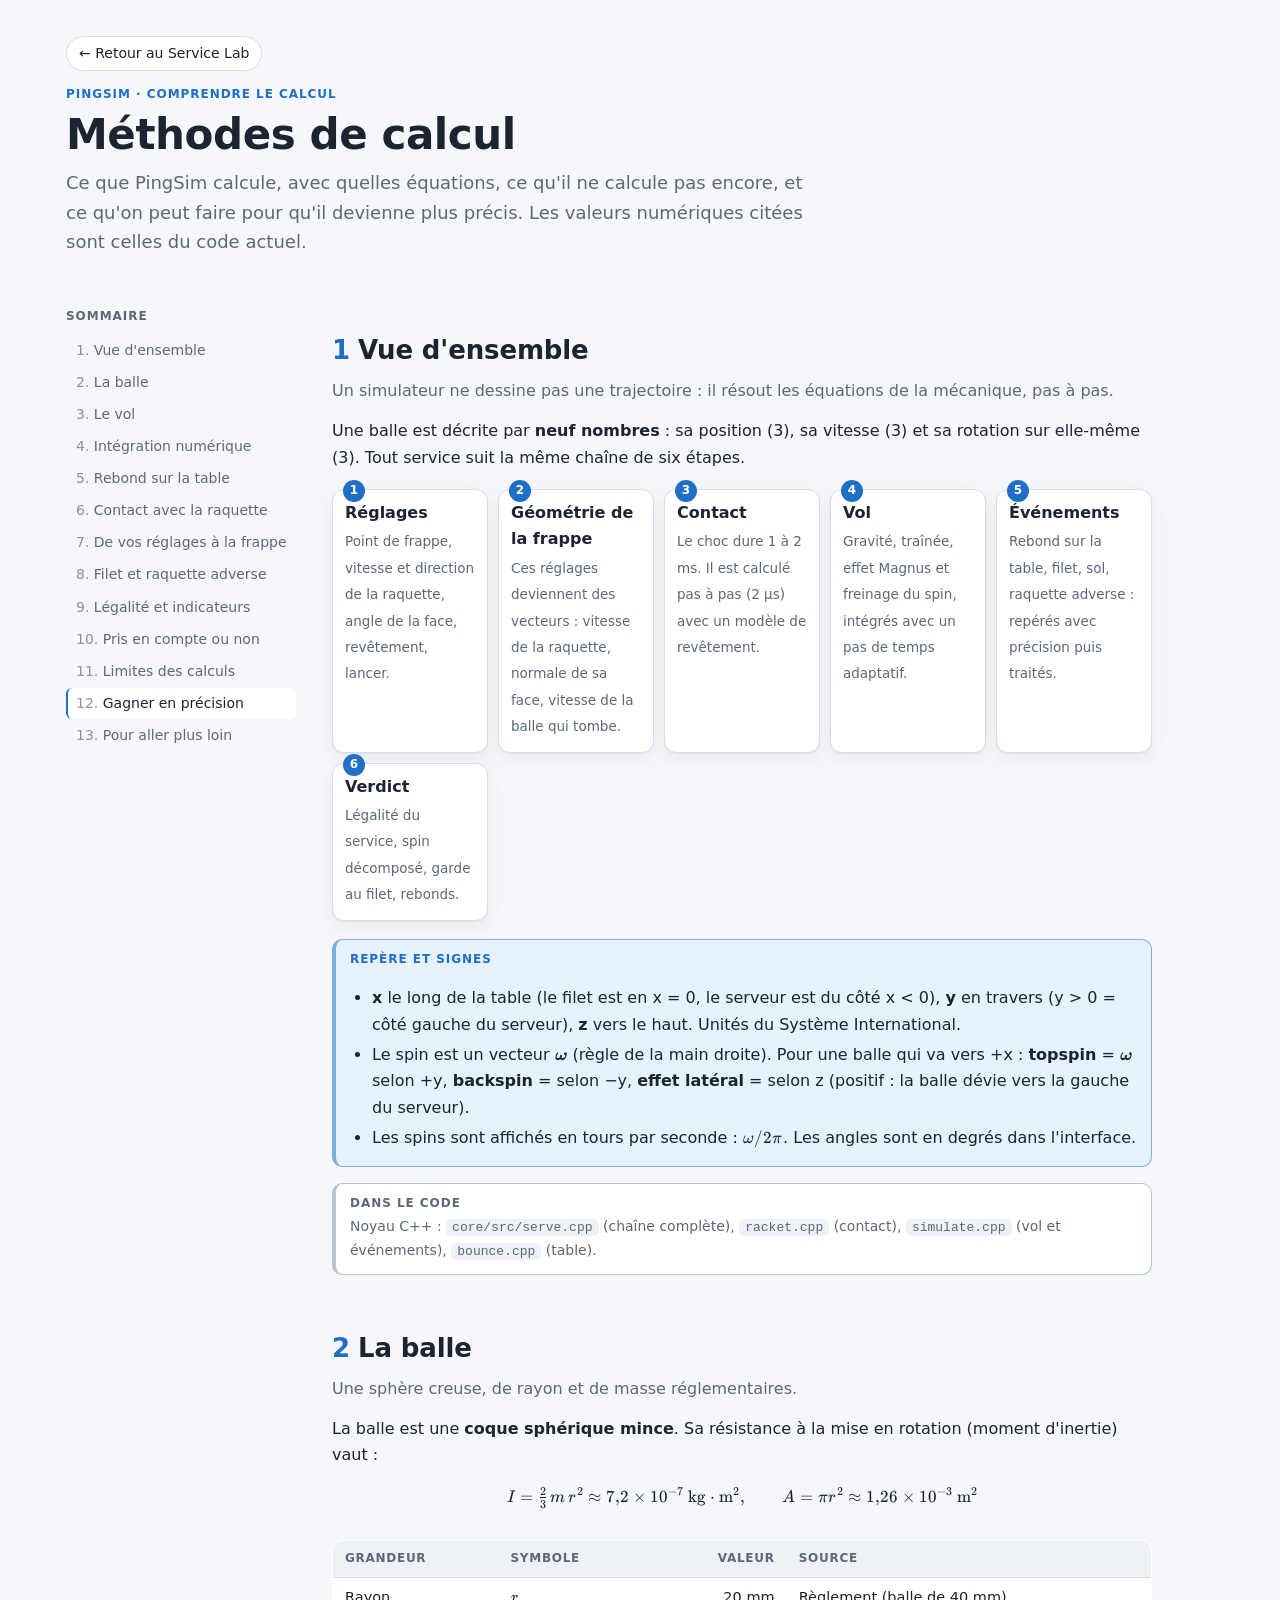
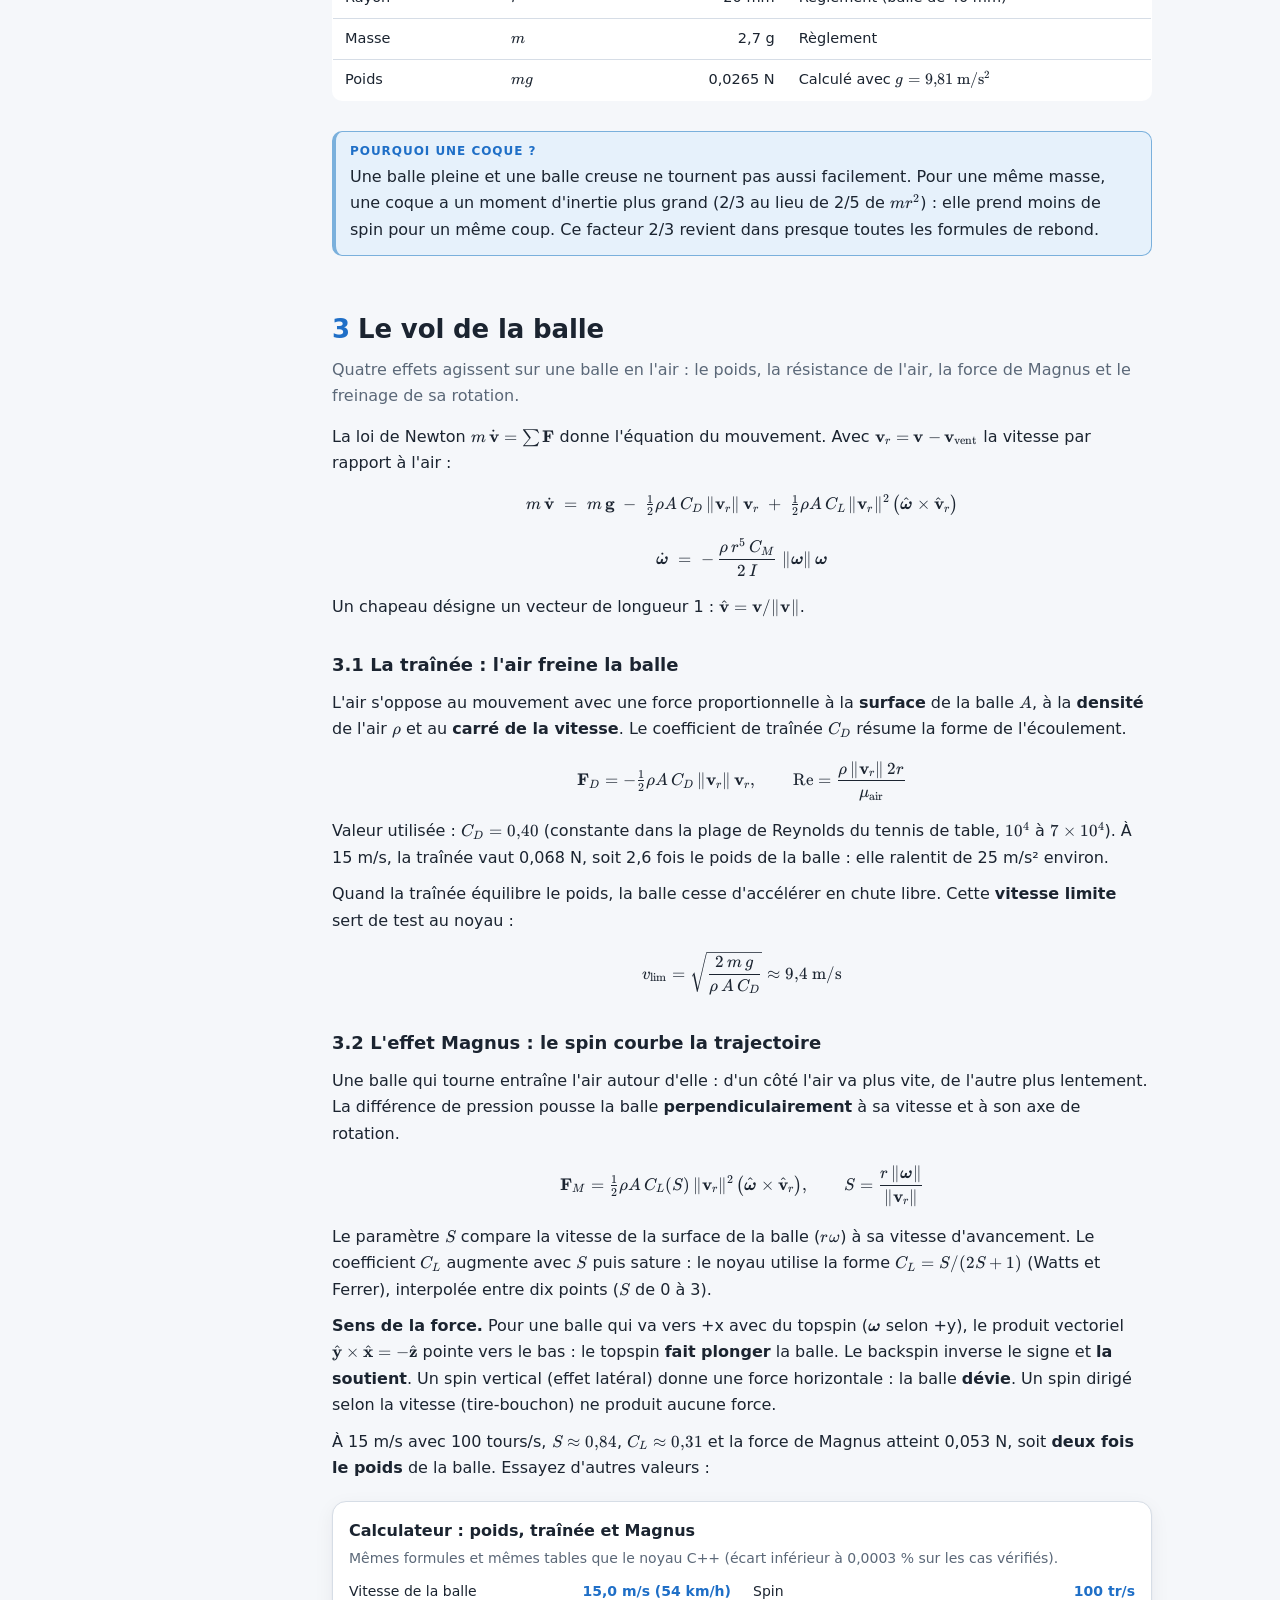
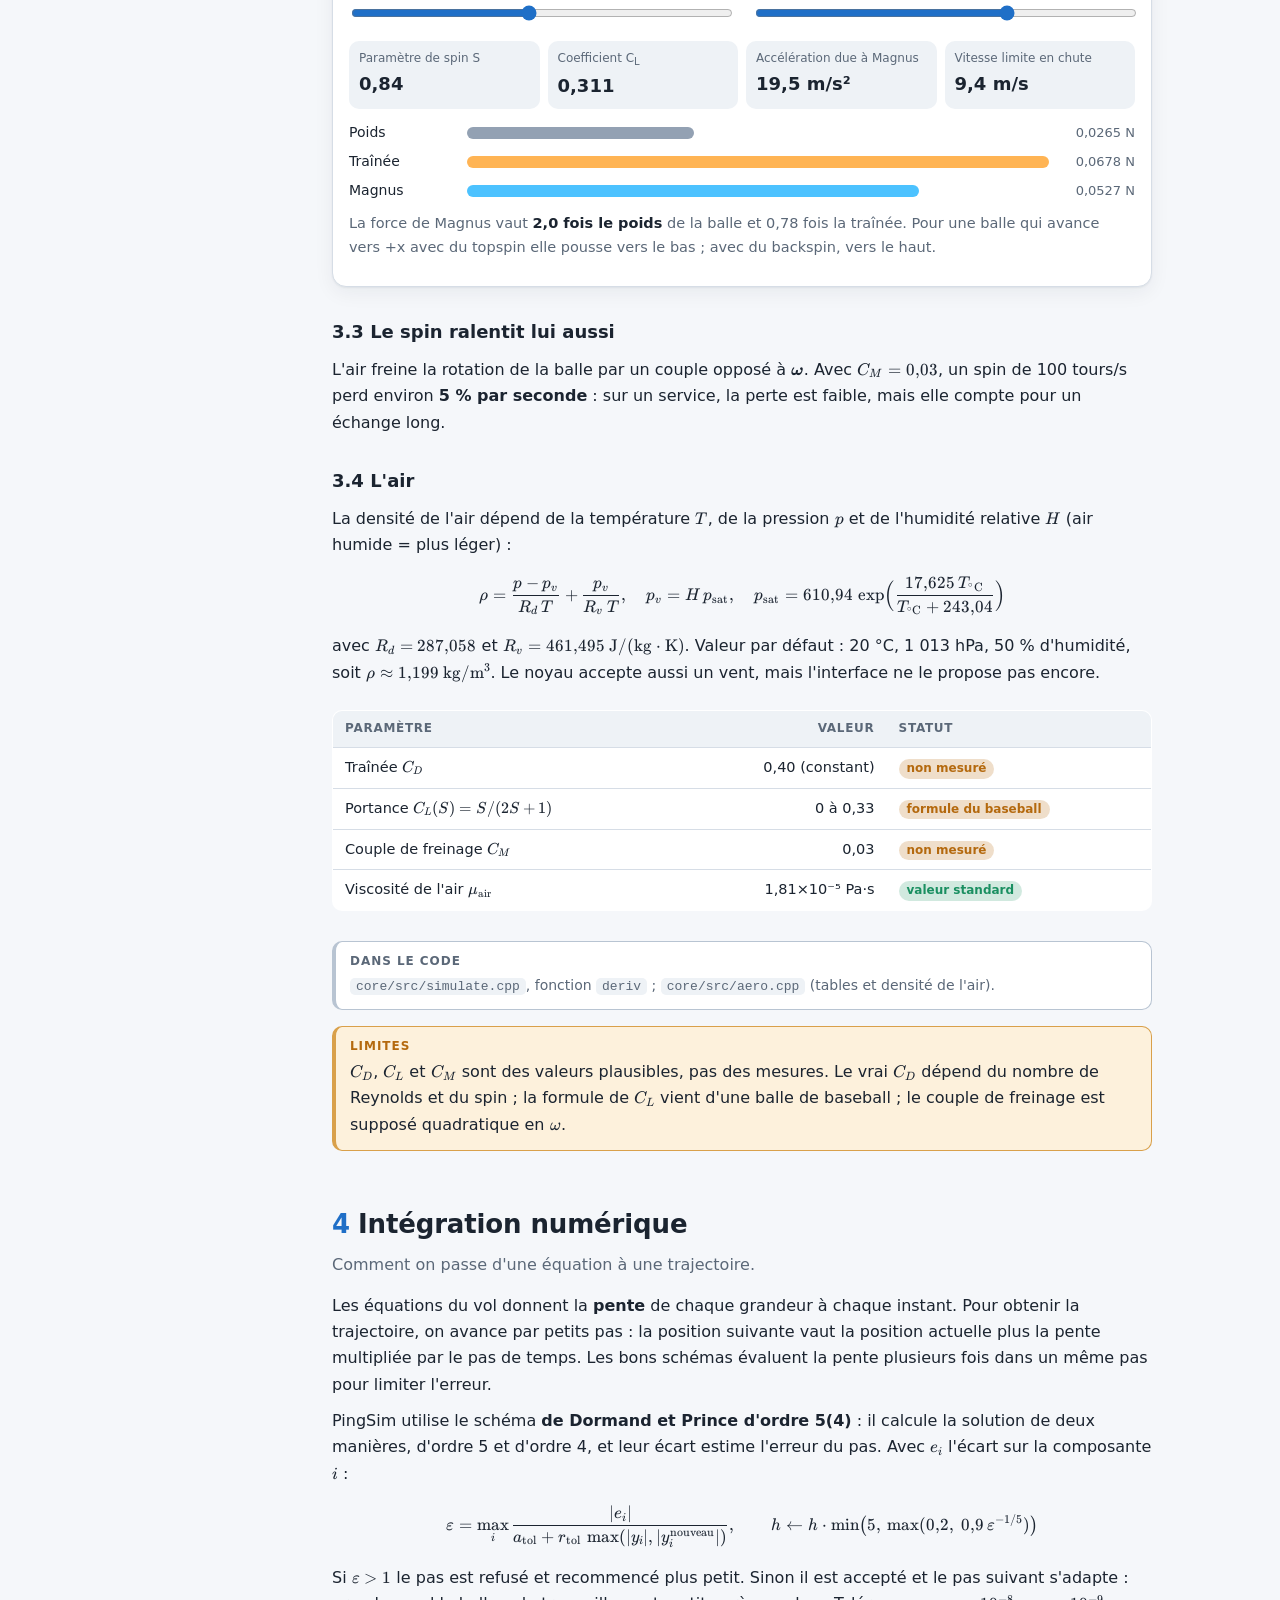
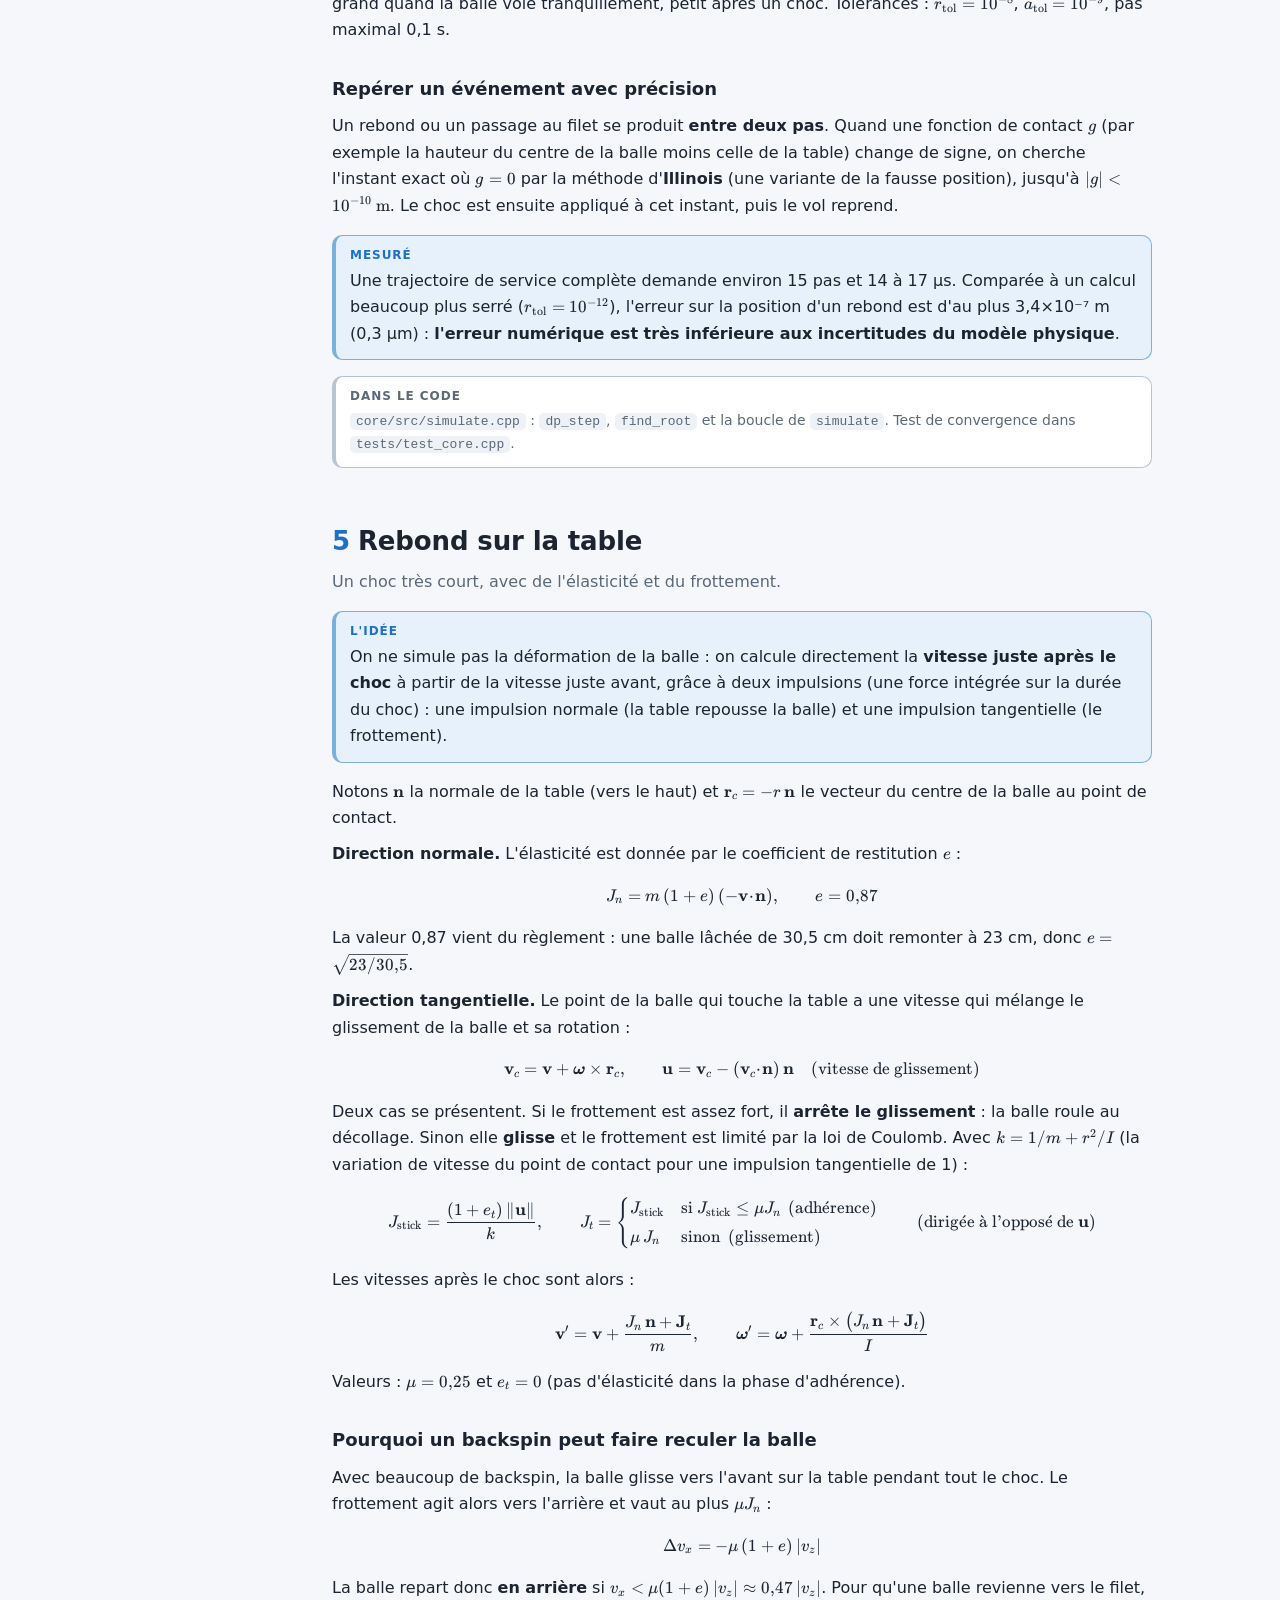
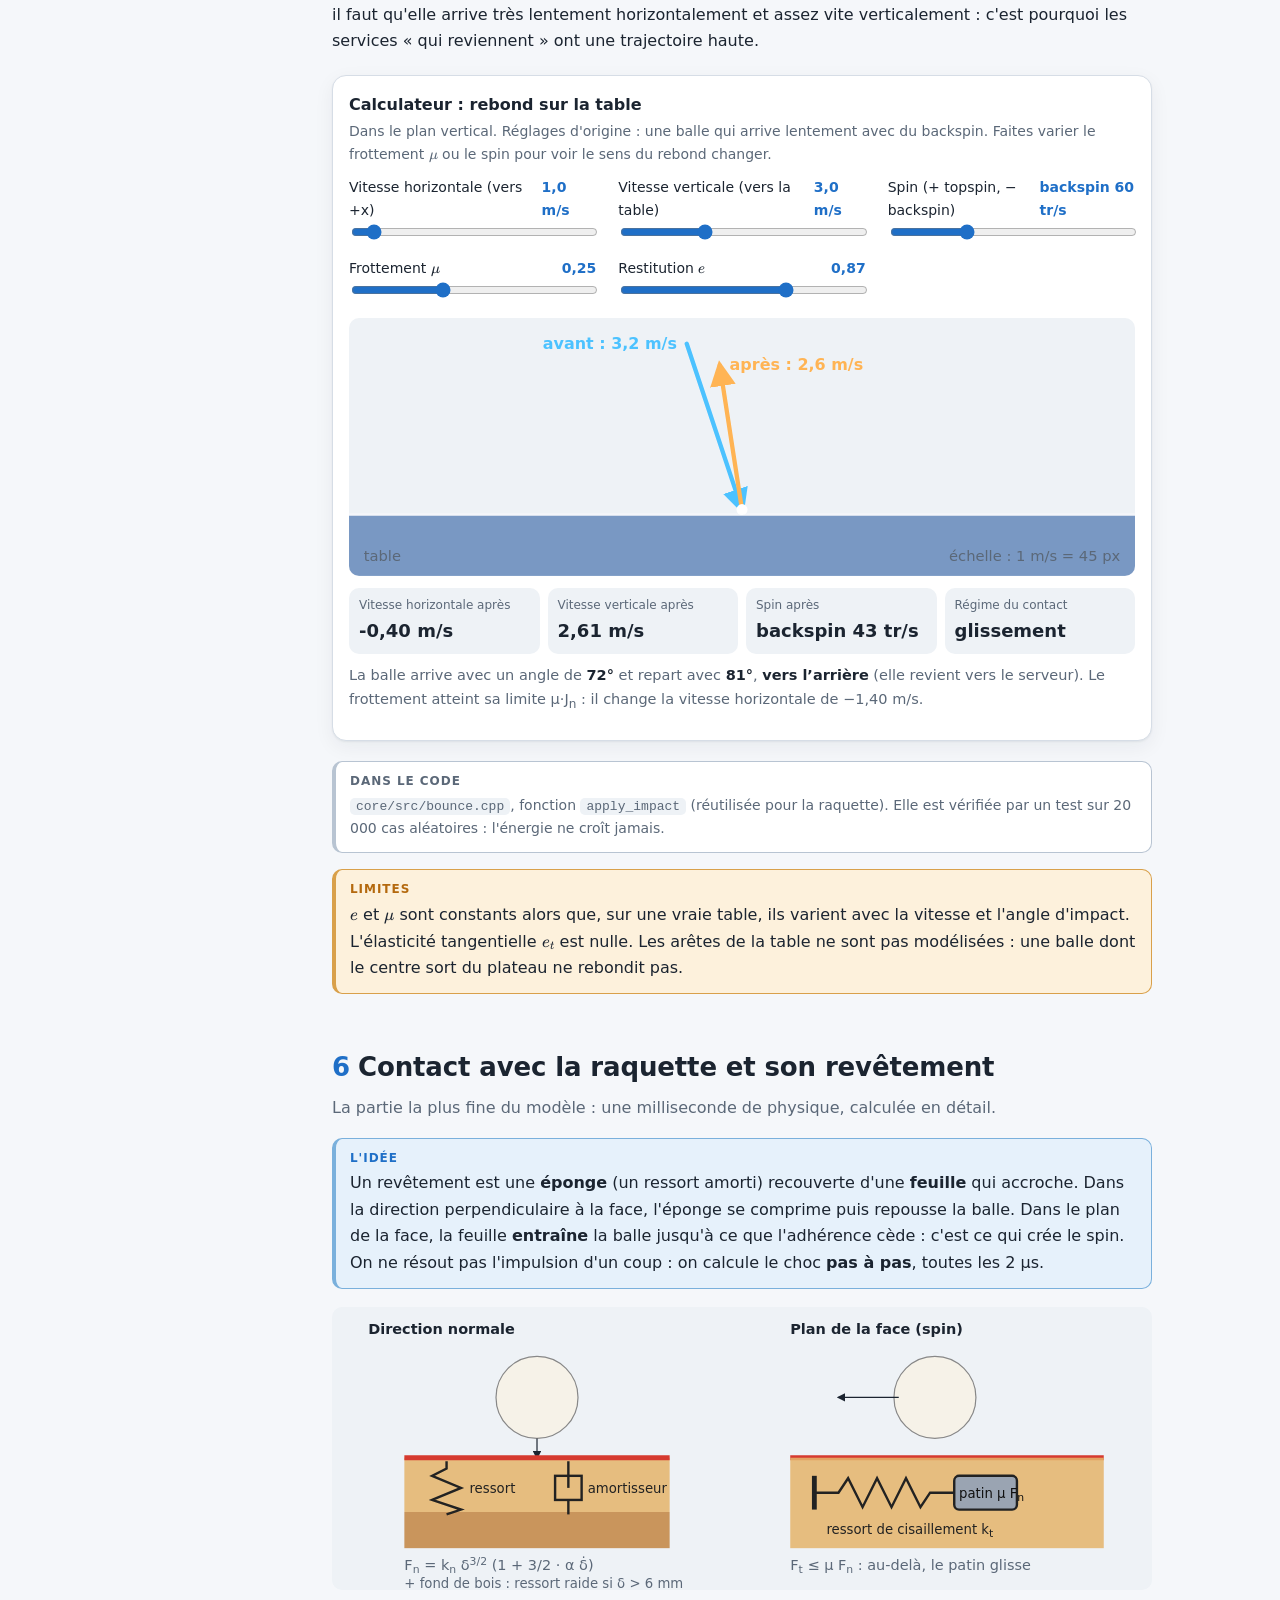
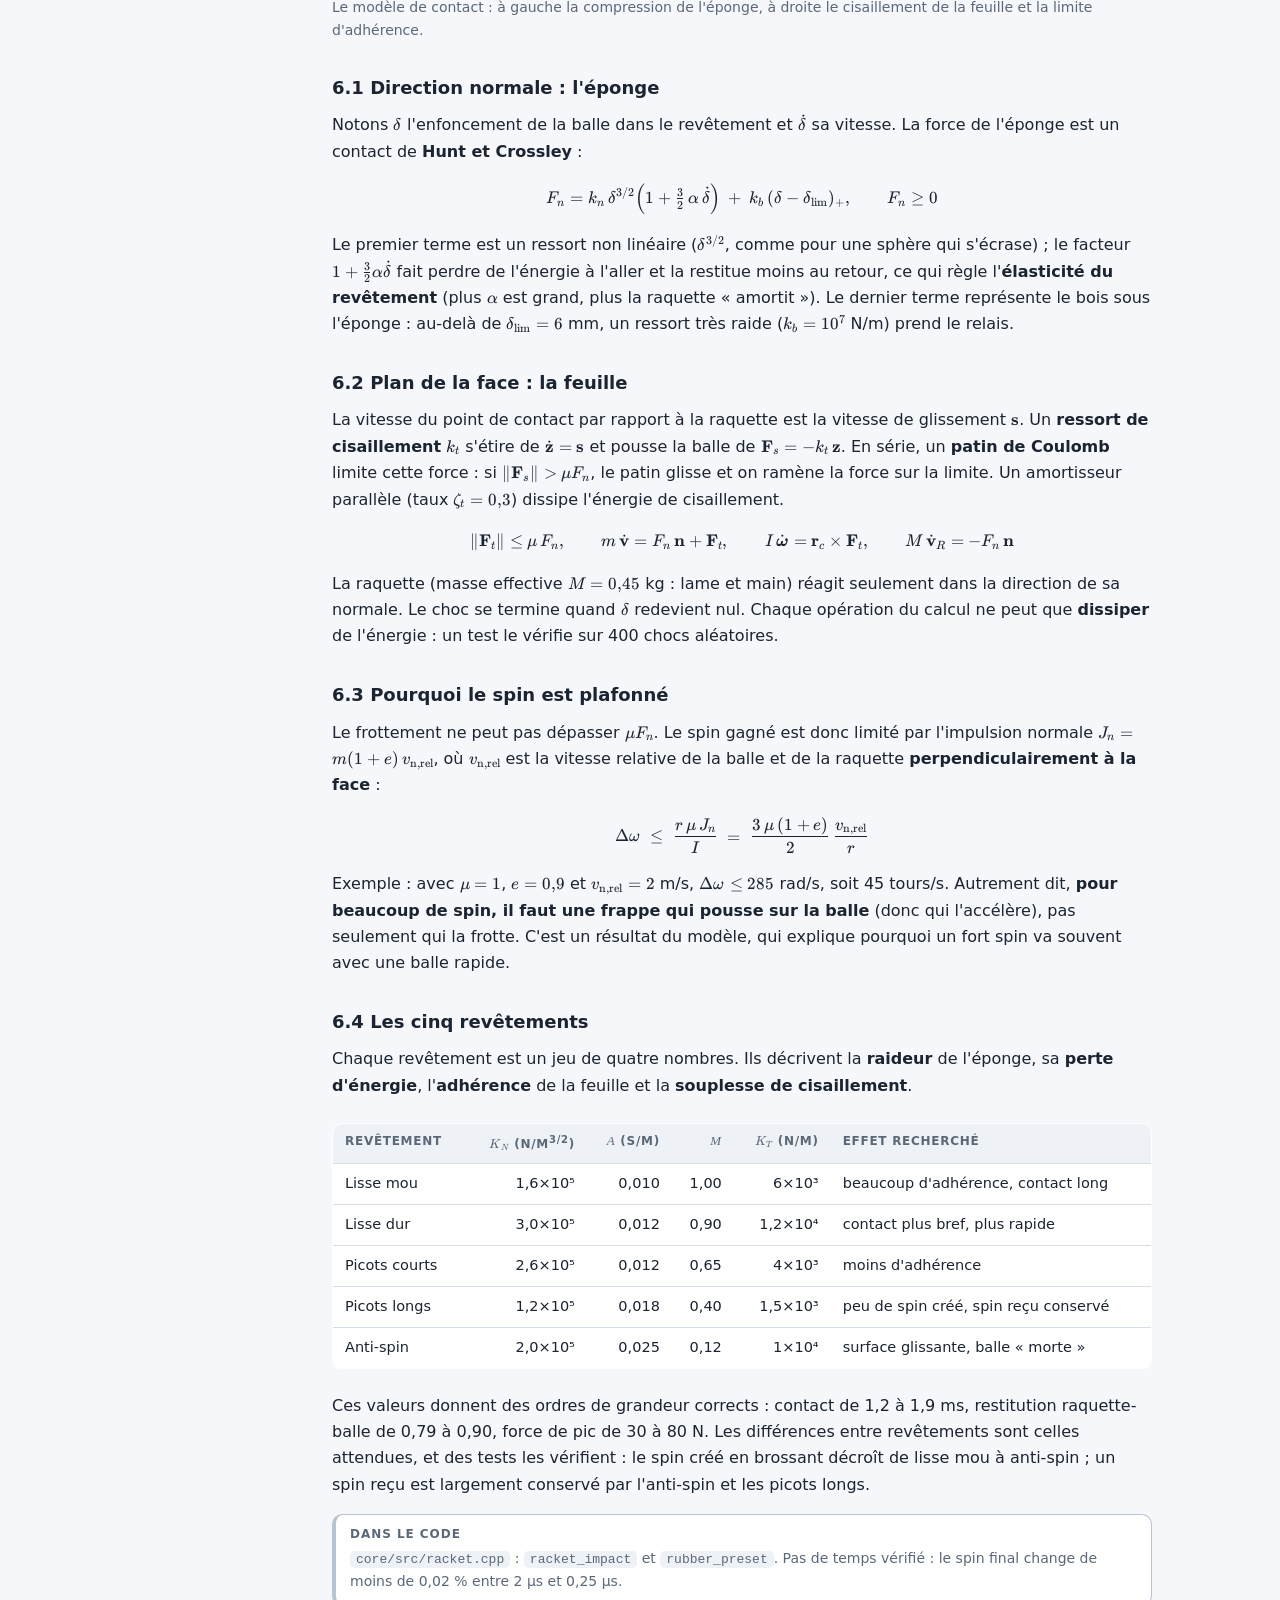
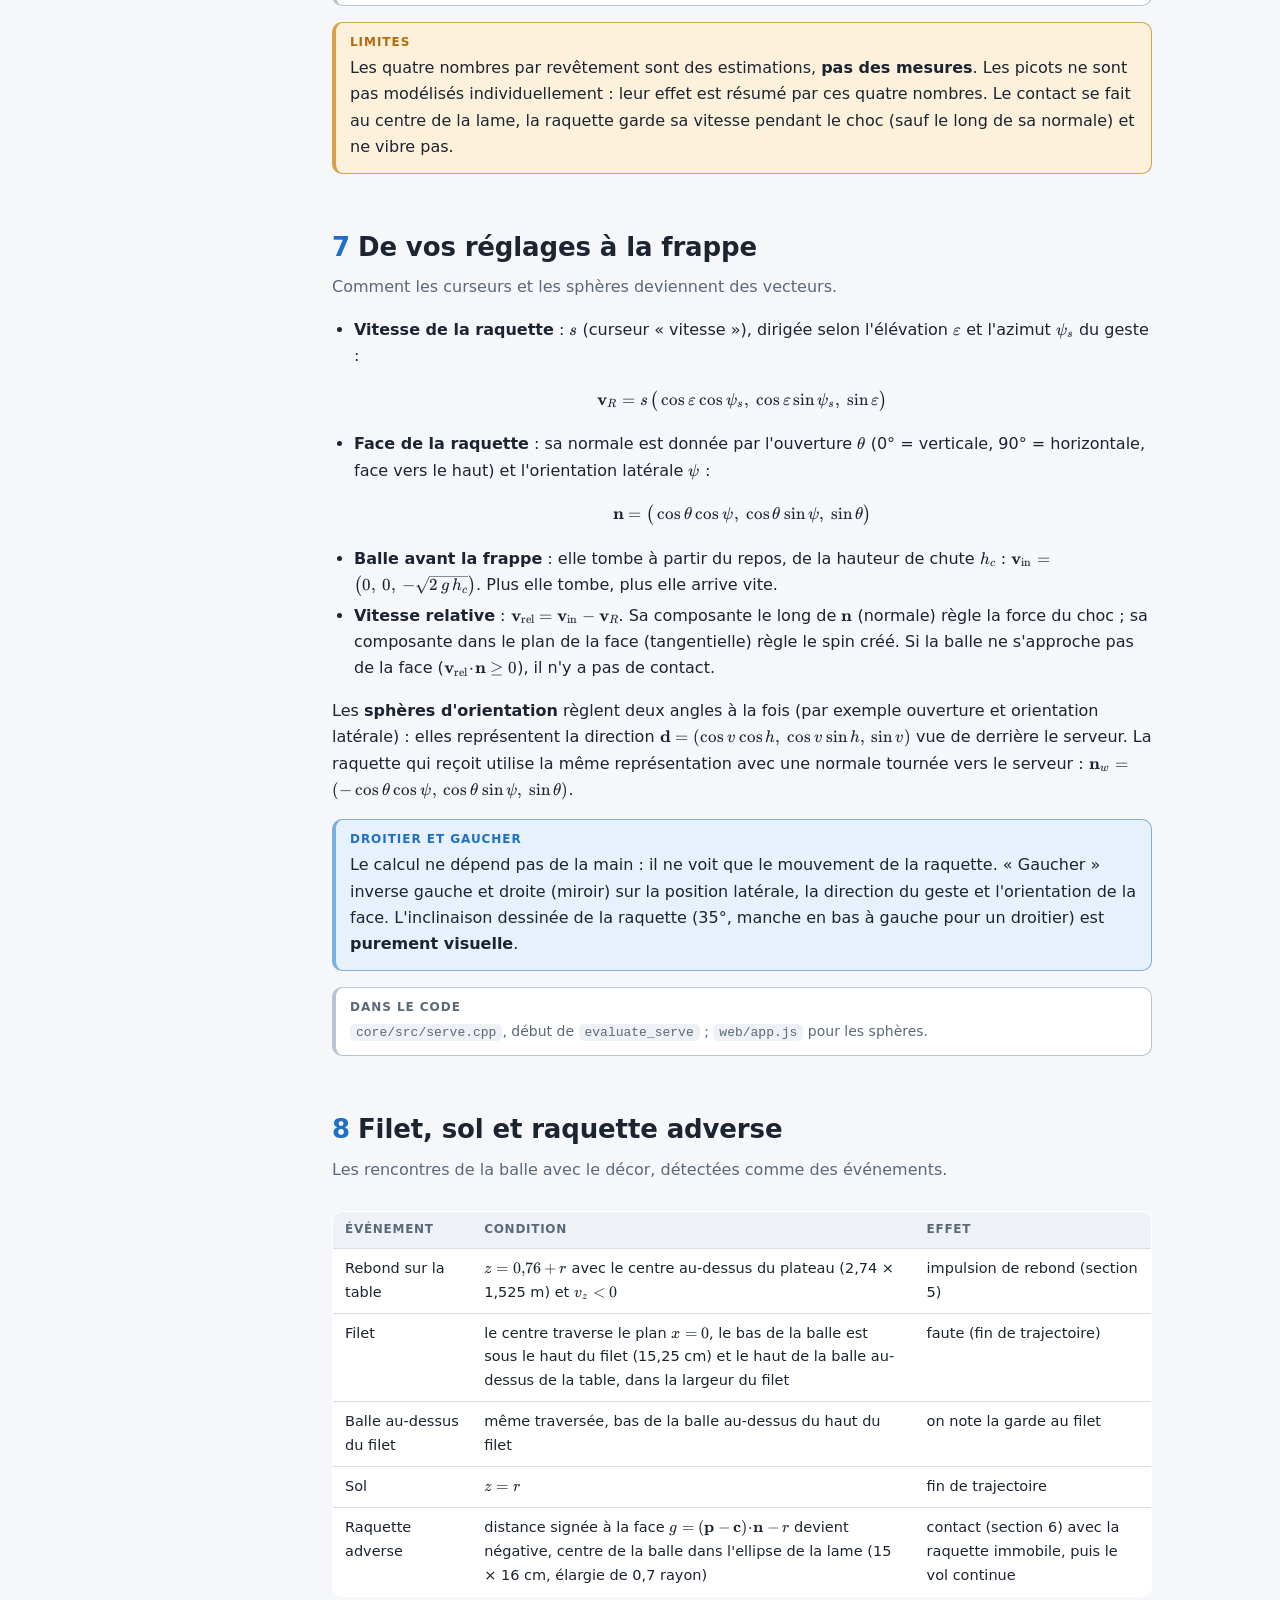
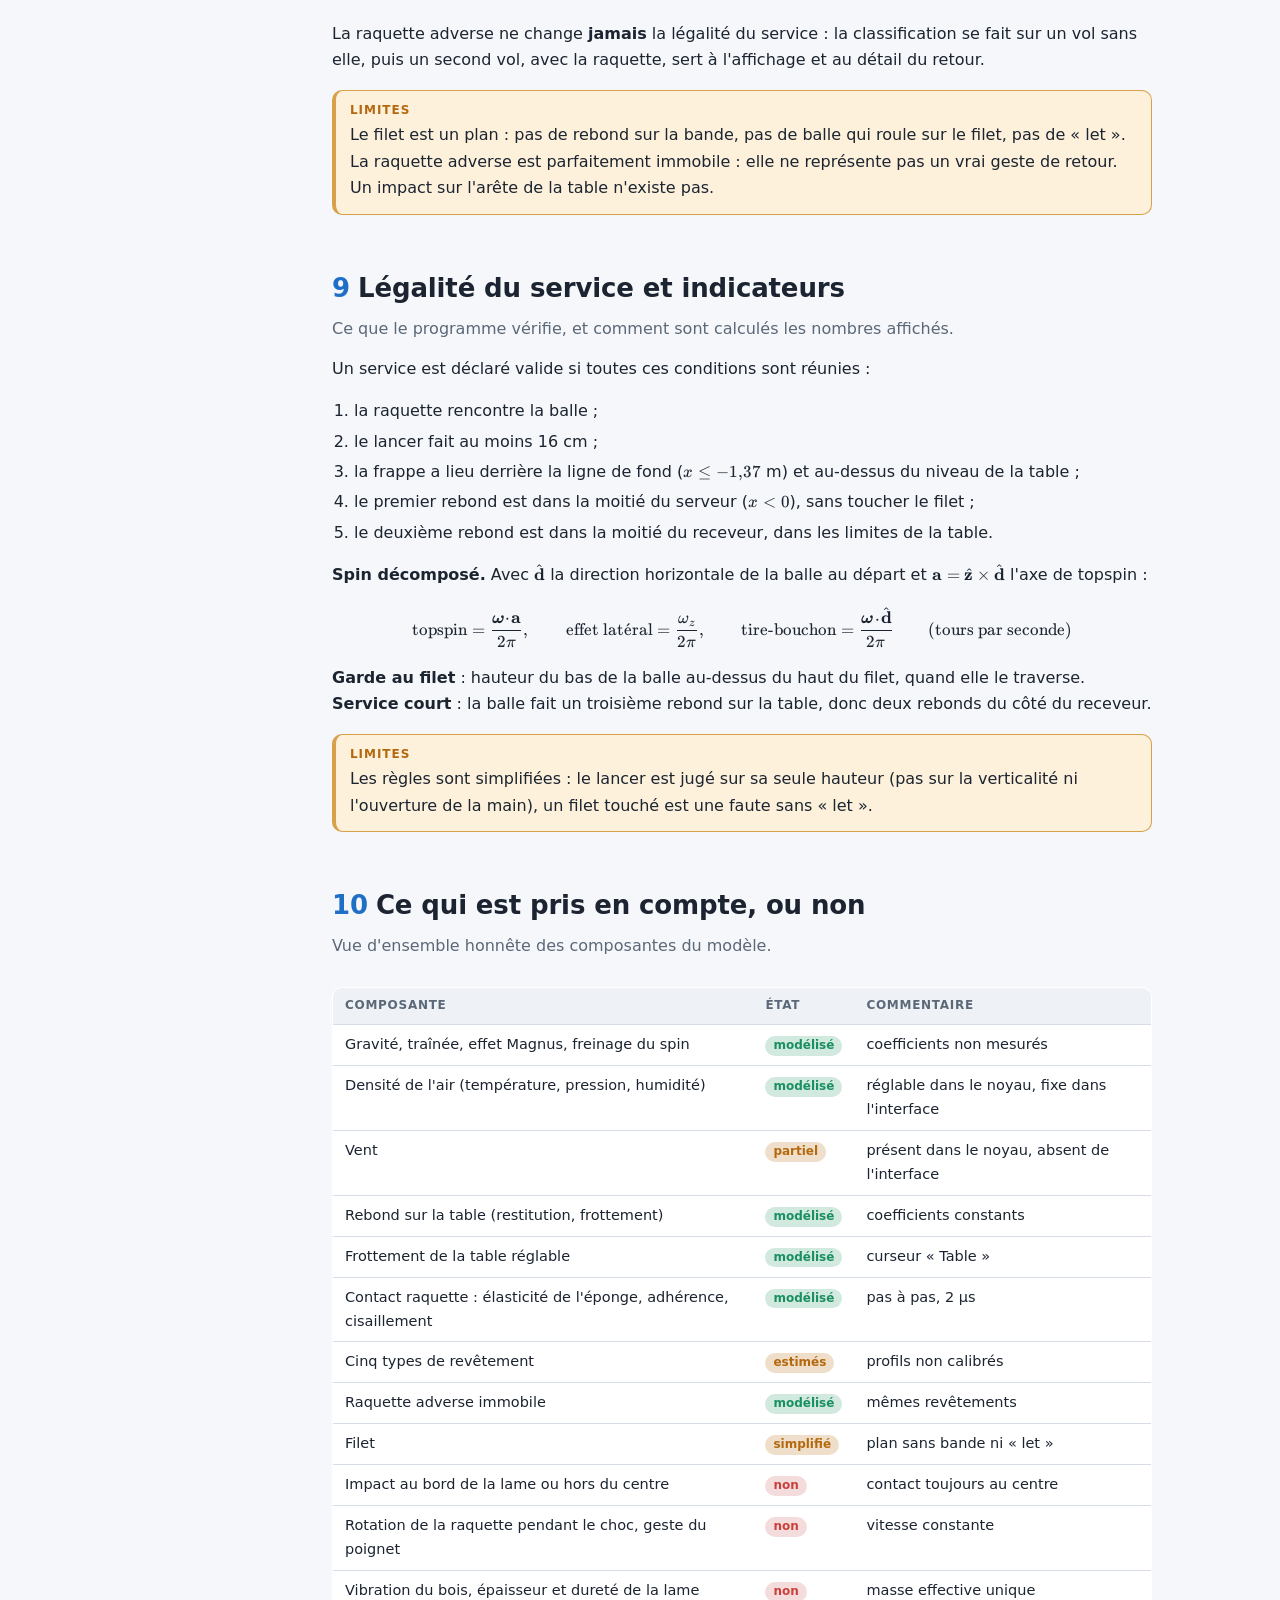
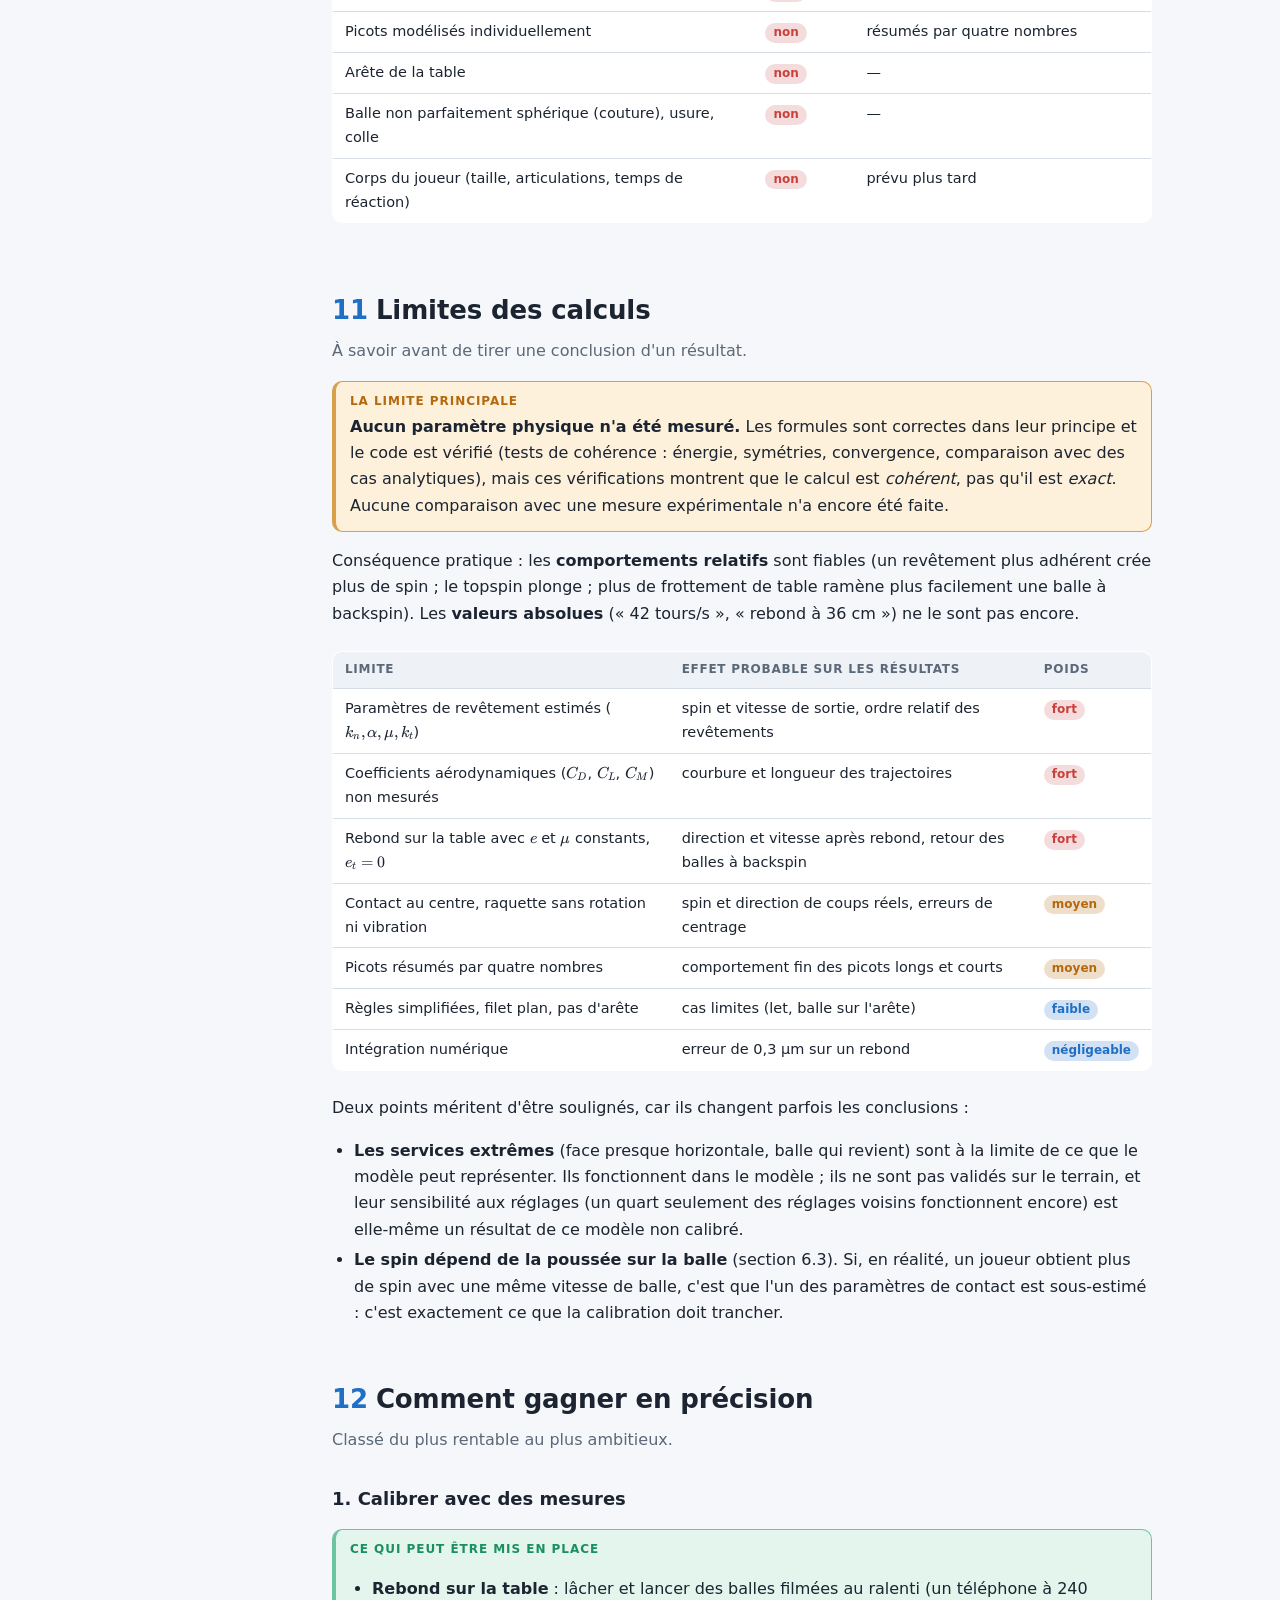
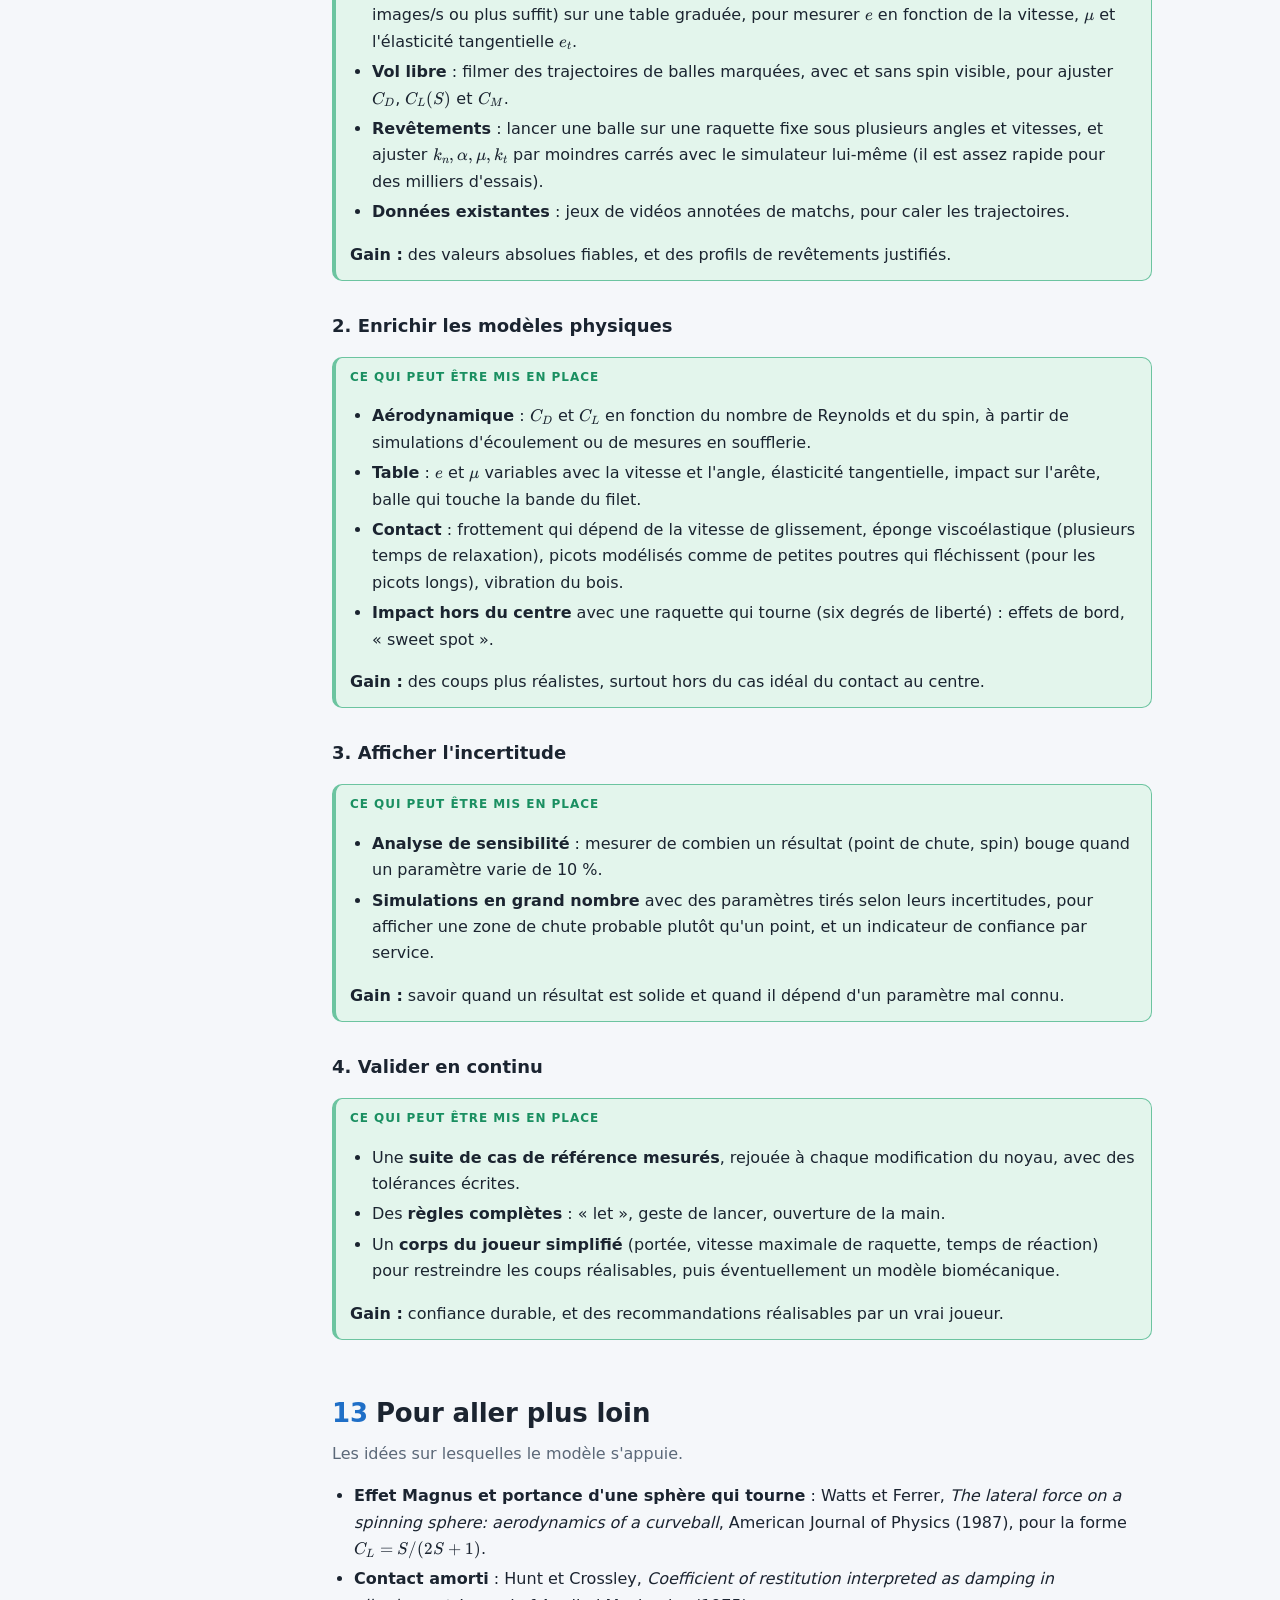
<file: methodes.html>
<!doctype html>
<html lang="fr">
<head>
<meta charset="utf-8">
<meta name="viewport" content="width=device-width, initial-scale=1">
<title>PingSim — Méthodes de calcul</title>
<meta name="description" content="Équations, composantes prises en compte, limites et pistes de précision du simulateur de tennis de table PingSim.">
<link rel="stylesheet" href="vendor/katex/katex.min.css">
<link rel="stylesheet" href="methodes.css">
<script defer src="vendor/katex/katex.min.js"></script>
<script defer src="vendor/katex/contrib/auto-render.min.js"></script>
<script type="module" src="methodes.js"></script>
</head>
<body>
<div class="wrap">

<header class="hero">
  <a class="back" href="./">← Retour au Service Lab</a>
  <div class="eyebrow">PingSim · Comprendre le calcul</div>
  <h1>Méthodes de calcul</h1>
  <p class="lead">Ce que PingSim calcule, avec quelles équations, ce qu'il ne calcule pas encore, et ce qu'on peut faire pour qu'il devienne plus précis. Les valeurs numériques citées sont celles du code actuel.</p>
</header>

<nav class="toc" aria-label="Sommaire">
  <h2>Sommaire</h2>
  <ol>
    <li><a href="#vue">Vue d'ensemble</a></li>
    <li><a href="#balle">La balle</a></li>
    <li><a href="#vol">Le vol</a></li>
    <li><a href="#numerique">Intégration numérique</a></li>
    <li><a href="#table">Rebond sur la table</a></li>
    <li><a href="#raquette">Contact avec la raquette</a></li>
    <li><a href="#frappe">De vos réglages à la frappe</a></li>
    <li><a href="#evenements">Filet et raquette adverse</a></li>
    <li><a href="#verdict">Légalité et indicateurs</a></li>
    <li><a href="#inclus">Pris en compte ou non</a></li>
    <li><a href="#limites">Limites des calculs</a></li>
    <li><a href="#precision">Gagner en précision</a></li>
    <li><a href="#lire">Pour aller plus loin</a></li>
  </ol>
</nav>

<main>

<section id="vue">
  <h2><span class="n">1</span>Vue d'ensemble</h2>
  <p class="sub">Un simulateur ne dessine pas une trajectoire : il résout les équations de la mécanique, pas à pas.</p>
  <p>Une balle est décrite par <b>neuf nombres</b> : sa position (3), sa vitesse (3) et sa rotation sur elle-même (3). Tout service suit la même chaîne de six étapes.</p>
  <ol class="flow">
    <li><b>Réglages</b><span>Point de frappe, vitesse et direction de la raquette, angle de la face, revêtement, lancer.</span></li>
    <li><b>Géométrie de la frappe</b><span>Ces réglages deviennent des vecteurs : vitesse de la raquette, normale de sa face, vitesse de la balle qui tombe.</span></li>
    <li><b>Contact</b><span>Le choc dure 1 à 2 ms. Il est calculé pas à pas (2 µs) avec un modèle de revêtement.</span></li>
    <li><b>Vol</b><span>Gravité, traînée, effet Magnus et freinage du spin, intégrés avec un pas de temps adaptatif.</span></li>
    <li><b>Événements</b><span>Rebond sur la table, filet, sol, raquette adverse : repérés avec précision puis traités.</span></li>
    <li><b>Verdict</b><span>Légalité du service, spin décomposé, garde au filet, rebonds.</span></li>
  </ol>
  <div class="box idea"><b>Repère et signes</b>
    <ul>
      <li><b>x</b> le long de la table (le filet est en x = 0, le serveur est du côté x &lt; 0), <b>y</b> en travers (y &gt; 0 = côté gauche du serveur), <b>z</b> vers le haut. Unités du Système International.</li>
      <li>Le spin est un vecteur \(\boldsymbol\omega\) (règle de la main droite). Pour une balle qui va vers +x : <b>topspin</b> = \(\boldsymbol\omega\) selon +y, <b>backspin</b> = selon −y, <b>effet latéral</b> = selon z (positif : la balle dévie vers la gauche du serveur).</li>
      <li>Les spins sont affichés en tours par seconde : \(\omega/2\pi\). Les angles sont en degrés dans l'interface.</li>
    </ul>
  </div>
  <div class="box where"><b>Dans le code</b>
    <p>Noyau C++ : <code>core/src/serve.cpp</code> (chaîne complète), <code>racket.cpp</code> (contact), <code>simulate.cpp</code> (vol et événements), <code>bounce.cpp</code> (table).</p>
  </div>
</section>

<section id="balle">
  <h2><span class="n">2</span>La balle</h2>
  <p class="sub">Une sphère creuse, de rayon et de masse réglementaires.</p>
  <p>La balle est une <b>coque sphérique mince</b>. Sa résistance à la mise en rotation (moment d'inertie) vaut :</p>
  \[ I=\tfrac23\,m\,r^2\approx 7{,}2\times10^{-7}\ \mathrm{kg\cdot m^2},\qquad A=\pi r^2\approx 1{,}26\times10^{-3}\ \mathrm{m^2} \]
  <div class="tablewrap"><table>
    <thead><tr><th>Grandeur</th><th>Symbole</th><th class="num">Valeur</th><th>Source</th></tr></thead>
    <tbody>
      <tr><td>Rayon</td><td>\(r\)</td><td class="num">20 mm</td><td>Règlement (balle de 40 mm)</td></tr>
      <tr><td>Masse</td><td>\(m\)</td><td class="num">2,7 g</td><td>Règlement</td></tr>
      <tr><td>Poids</td><td>\(mg\)</td><td class="num">0,0265 N</td><td>Calculé avec \(g = 9{,}81\ \mathrm{m/s^2}\)</td></tr>
    </tbody>
  </table></div>
  <div class="box idea"><b>Pourquoi une coque ?</b><p>Une balle pleine et une balle creuse ne tournent pas aussi facilement. Pour une même masse, une coque a un moment d'inertie plus grand (2/3 au lieu de 2/5 de \(m r^2\)) : elle prend moins de spin pour un même coup. Ce facteur 2/3 revient dans presque toutes les formules de rebond.</p></div>
</section>

<section id="vol">
  <h2><span class="n">3</span>Le vol de la balle</h2>
  <p class="sub">Quatre effets agissent sur une balle en l'air : le poids, la résistance de l'air, la force de Magnus et le freinage de sa rotation.</p>
  <p>La loi de Newton \(m\,\dot{\mathbf v}=\sum\mathbf F\) donne l'équation du mouvement. Avec \(\mathbf v_r=\mathbf v-\mathbf v_{\text{vent}}\) la vitesse par rapport à l'air :</p>
  \[ m\,\dot{\mathbf v}\;=\;m\,\mathbf g\;-\;\tfrac12\rho A\,C_D\,\lVert\mathbf v_r\rVert\,\mathbf v_r\;+\;\tfrac12\rho A\,C_L\,\lVert\mathbf v_r\rVert^{2}\,\big(\hat{\boldsymbol\omega}\times\hat{\mathbf v}_r\big) \]
  \[ \dot{\boldsymbol\omega}\;=\;-\,\frac{\rho\,r^{5}\,C_M}{2\,I}\;\lVert\boldsymbol\omega\rVert\,\boldsymbol\omega \]
  <p>Un chapeau désigne un vecteur de longueur 1 : \(\hat{\mathbf v}=\mathbf v/\lVert\mathbf v\rVert\).</p>

  <h3>3.1 La traînée : l'air freine la balle</h3>
  <p>L'air s'oppose au mouvement avec une force proportionnelle à la <b>surface</b> de la balle \(A\), à la <b>densité</b> de l'air \(\rho\) et au <b>carré de la vitesse</b>. Le coefficient de traînée \(C_D\) résume la forme de l'écoulement.</p>
  \[ \mathbf F_D=-\tfrac12\rho A\,C_D\,\lVert\mathbf v_r\rVert\,\mathbf v_r,\qquad \mathrm{Re}=\frac{\rho\,\lVert\mathbf v_r\rVert\,2r}{\mu_{\text{air}}} \]
  <p>Valeur utilisée : \(C_D=0{,}40\) (constante dans la plage de Reynolds du tennis de table, \(10^4\) à \(7\times10^4\)). À 15 m/s, la traînée vaut 0,068 N, soit 2,6 fois le poids de la balle : elle ralentit de 25 m/s² environ.</p>
  <p>Quand la traînée équilibre le poids, la balle cesse d'accélérer en chute libre. Cette <b>vitesse limite</b> sert de test au noyau :</p>
  \[ v_{\text{lim}}=\sqrt{\frac{2\,m\,g}{\rho\,A\,C_D}}\approx 9{,}4\ \mathrm{m/s} \]

  <h3>3.2 L'effet Magnus : le spin courbe la trajectoire</h3>
  <p>Une balle qui tourne entraîne l'air autour d'elle : d'un côté l'air va plus vite, de l'autre plus lentement. La différence de pression pousse la balle <b>perpendiculairement</b> à sa vitesse et à son axe de rotation.</p>
  \[ \mathbf F_M=\tfrac12\rho A\,C_L(S)\,\lVert\mathbf v_r\rVert^{2}\,\big(\hat{\boldsymbol\omega}\times\hat{\mathbf v}_r\big),\qquad S=\frac{r\,\lVert\boldsymbol\omega\rVert}{\lVert\mathbf v_r\rVert} \]
  <p>Le paramètre \(S\) compare la vitesse de la surface de la balle (\(r\omega\)) à sa vitesse d'avancement. Le coefficient \(C_L\) augmente avec \(S\) puis sature : le noyau utilise la forme \(C_L=S/(2S+1)\) (Watts et Ferrer), interpolée entre dix points (\(S\) de 0 à 3).</p>
  <p><b>Sens de la force.</b> Pour une balle qui va vers +x avec du topspin (\(\boldsymbol\omega\) selon +y), le produit vectoriel \(\hat{\mathbf y}\times\hat{\mathbf x}=-\hat{\mathbf z}\) pointe vers le bas : le topspin <b>fait plonger</b> la balle. Le backspin inverse le signe et <b>la soutient</b>. Un spin vertical (effet latéral) donne une force horizontale : la balle <b>dévie</b>. Un spin dirigé selon la vitesse (tire-bouchon) ne produit aucune force.</p>
  <p>À 15 m/s avec 100 tours/s, \(S\approx0{,}84\), \(C_L\approx0{,}31\) et la force de Magnus atteint 0,053 N, soit <b>deux fois le poids</b> de la balle. Essayez d'autres valeurs :</p>

  <div class="demo" id="demo-magnus">
    <h4>Calculateur : poids, traînée et Magnus</h4>
    <p class="hint">Mêmes formules et mêmes tables que le noyau C++ (écart inférieur à 0,0003 % sur les cas vérifiés).</p>
    <div class="grid">
      <div class="ctl"><label for="m-v">Vitesse de la balle <output id="m-v-o"></output></label><input id="m-v" type="range" min="2" max="30" step="0.5" value="15"></div>
      <div class="ctl"><label for="m-s">Spin <output id="m-s-o"></output></label><input id="m-s" type="range" min="0" max="150" step="1" value="100"></div>
    </div>
    <div class="res">
      <div><small>Paramètre de spin S</small><strong id="m-S"></strong></div>
      <div><small>Coefficient C<sub>L</sub></small><strong id="m-CL"></strong></div>
      <div><small>Accélération due à Magnus</small><strong id="m-aM"></strong></div>
      <div><small>Vitesse limite en chute</small><strong id="m-vl"></strong></div>
    </div>
    <div class="bars" id="m-bars"></div>
    <p class="verdict" id="m-verdict"></p>
  </div>

  <h3>3.3 Le spin ralentit lui aussi</h3>
  <p>L'air freine la rotation de la balle par un couple opposé à \(\boldsymbol\omega\). Avec \(C_M=0{,}03\), un spin de 100 tours/s perd environ <b>5 % par seconde</b> : sur un service, la perte est faible, mais elle compte pour un échange long.</p>

  <h3>3.4 L'air</h3>
  <p>La densité de l'air dépend de la température \(T\), de la pression \(p\) et de l'humidité relative \(H\) (air humide = plus léger) :</p>
  \[ \rho=\frac{p-p_v}{R_d\,T}+\frac{p_v}{R_v\,T},\quad p_v=H\,p_{\text{sat}},\quad p_{\text{sat}}=610{,}94\,\exp\!\Big(\frac{17{,}625\,T_{^\circ\mathrm C}}{T_{^\circ\mathrm C}+243{,}04}\Big) \]
  <p>avec \(R_d=287{,}058\) et \(R_v=461{,}495\ \mathrm{J/(kg\cdot K)}\). Valeur par défaut : 20 °C, 1 013 hPa, 50 % d'humidité, soit \(\rho\approx1{,}199\ \mathrm{kg/m^3}\). Le noyau accepte aussi un vent, mais l'interface ne le propose pas encore.</p>

  <div class="tablewrap"><table>
    <thead><tr><th>Paramètre</th><th class="num">Valeur</th><th>Statut</th></tr></thead>
    <tbody>
      <tr><td>Traînée \(C_D\)</td><td class="num">0,40 (constant)</td><td><span class="tag part">non mesuré</span></td></tr>
      <tr><td>Portance \(C_L(S)=S/(2S+1)\)</td><td class="num">0 à 0,33</td><td><span class="tag part">formule du baseball</span></td></tr>
      <tr><td>Couple de freinage \(C_M\)</td><td class="num">0,03</td><td><span class="tag part">non mesuré</span></td></tr>
      <tr><td>Viscosité de l'air \(\mu_{\text{air}}\)</td><td class="num">1,81×10⁻⁵ Pa·s</td><td><span class="tag ok">valeur standard</span></td></tr>
    </tbody>
  </table></div>
  <div class="box where"><b>Dans le code</b><p><code>core/src/simulate.cpp</code>, fonction <code>deriv</code> ; <code>core/src/aero.cpp</code> (tables et densité de l'air).</p></div>
  <div class="box limit"><b>Limites</b><p>\(C_D\), \(C_L\) et \(C_M\) sont des valeurs plausibles, pas des mesures. Le vrai \(C_D\) dépend du nombre de Reynolds et du spin ; la formule de \(C_L\) vient d'une balle de baseball ; le couple de freinage est supposé quadratique en \(\omega\).</p></div>
</section>

<section id="numerique">
  <h2><span class="n">4</span>Intégration numérique</h2>
  <p class="sub">Comment on passe d'une équation à une trajectoire.</p>
  <p>Les équations du vol donnent la <b>pente</b> de chaque grandeur à chaque instant. Pour obtenir la trajectoire, on avance par petits pas : la position suivante vaut la position actuelle plus la pente multipliée par le pas de temps. Les bons schémas évaluent la pente plusieurs fois dans un même pas pour limiter l'erreur.</p>
  <p>PingSim utilise le schéma <b>de Dormand et Prince d'ordre 5(4)</b> : il calcule la solution de deux manières, d'ordre 5 et d'ordre 4, et leur écart estime l'erreur du pas. Avec \(e_i\) l'écart sur la composante \(i\) :</p>
  \[ \varepsilon=\max_i\frac{|e_i|}{a_{\text{tol}}+r_{\text{tol}}\,\max(|y_i|,|y_i^{\text{nouveau}}|)},\qquad h\leftarrow h\cdot\min\!\big(5,\ \max(0{,}2,\ 0{,}9\,\varepsilon^{-1/5})\big) \]
  <p>Si \(\varepsilon>1\) le pas est refusé et recommencé plus petit. Sinon il est accepté et le pas suivant s'adapte : grand quand la balle vole tranquillement, petit après un choc. Tolérances : \(r_{\text{tol}}=10^{-8}\), \(a_{\text{tol}}=10^{-9}\), pas maximal 0,1 s.</p>
  <h3>Repérer un événement avec précision</h3>
  <p>Un rebond ou un passage au filet se produit <b>entre deux pas</b>. Quand une fonction de contact \(g\) (par exemple la hauteur du centre de la balle moins celle de la table) change de signe, on cherche l'instant exact où \(g=0\) par la méthode d'<b>Illinois</b> (une variante de la fausse position), jusqu'à \(|g|<10^{-10}\ \mathrm{m}\). Le choc est ensuite appliqué à cet instant, puis le vol reprend.</p>
  <div class="box idea"><b>Mesuré</b><p>Une trajectoire de service complète demande environ 15 pas et 14 à 17 µs. Comparée à un calcul beaucoup plus serré (\(r_{\text{tol}}=10^{-12}\)), l'erreur sur la position d'un rebond est d'au plus 3,4×10⁻⁷ m (0,3 µm) : <b>l'erreur numérique est très inférieure aux incertitudes du modèle physique</b>.</p></div>
  <div class="box where"><b>Dans le code</b><p><code>core/src/simulate.cpp</code> : <code>dp_step</code>, <code>find_root</code> et la boucle de <code>simulate</code>. Test de convergence dans <code>tests/test_core.cpp</code>.</p></div>
</section>

<section id="table">
  <h2><span class="n">5</span>Rebond sur la table</h2>
  <p class="sub">Un choc très court, avec de l'élasticité et du frottement.</p>
  <div class="box idea"><b>L'idée</b><p>On ne simule pas la déformation de la balle : on calcule directement la <b>vitesse juste après le choc</b> à partir de la vitesse juste avant, grâce à deux impulsions (une force intégrée sur la durée du choc) : une impulsion normale (la table repousse la balle) et une impulsion tangentielle (le frottement).</p></div>
  <p>Notons \(\mathbf n\) la normale de la table (vers le haut) et \(\mathbf r_c=-r\,\mathbf n\) le vecteur du centre de la balle au point de contact.</p>
  <p><b>Direction normale.</b> L'élasticité est donnée par le coefficient de restitution \(e\) :</p>
  \[ J_n=m\,(1+e)\,(-\mathbf v\!\cdot\!\mathbf n),\qquad e=0{,}87 \]
  <p>La valeur 0,87 vient du règlement : une balle lâchée de 30,5 cm doit remonter à 23 cm, donc \(e=\sqrt{23/30{,}5}\).</p>
  <p><b>Direction tangentielle.</b> Le point de la balle qui touche la table a une vitesse qui mélange le glissement de la balle et sa rotation :</p>
  \[ \mathbf v_c=\mathbf v+\boldsymbol\omega\times\mathbf r_c,\qquad \mathbf u=\mathbf v_c-(\mathbf v_c\!\cdot\!\mathbf n)\,\mathbf n\quad(\text{vitesse de glissement}) \]
  <p>Deux cas se présentent. Si le frottement est assez fort, il <b>arrête le glissement</b> : la balle roule au décollage. Sinon elle <b>glisse</b> et le frottement est limité par la loi de Coulomb. Avec \(k=1/m+r^2/I\) (la variation de vitesse du point de contact pour une impulsion tangentielle de 1) :</p>
  \[ J_{\text{stick}}=\frac{(1+e_t)\,\lVert\mathbf u\rVert}{k},\qquad J_t=\begin{cases}J_{\text{stick}}&\text{si }J_{\text{stick}}\le\mu J_n\ \ (\text{adhérence})\\[2pt] \mu\,J_n&\text{sinon}\ \ (\text{glissement})\end{cases}\qquad(\text{dirigée à l'opposé de }\mathbf u) \]
  <p>Les vitesses après le choc sont alors :</p>
  \[ \mathbf v'=\mathbf v+\frac{J_n\,\mathbf n+\mathbf J_t}{m},\qquad \boldsymbol\omega'=\boldsymbol\omega+\frac{\mathbf r_c\times\big(J_n\,\mathbf n+\mathbf J_t\big)}{I} \]
  <p>Valeurs : \(\mu=0{,}25\) et \(e_t=0\) (pas d'élasticité dans la phase d'adhérence).</p>
  <h3>Pourquoi un backspin peut faire reculer la balle</h3>
  <p>Avec beaucoup de backspin, la balle glisse vers l'avant sur la table pendant tout le choc. Le frottement agit alors vers l'arrière et vaut au plus \(\mu J_n\) :</p>
  \[ \Delta v_x=-\mu\,(1+e)\,|v_z| \]
  <p>La balle repart donc <b>en arrière</b> si \(v_x<\mu(1+e)\,|v_z|\approx0{,}47\,|v_z|\). Pour qu'une balle revienne vers le filet, il faut qu'elle arrive très lentement horizontalement et assez vite verticalement : c'est pourquoi les services « qui reviennent » ont une trajectoire haute.</p>

  <div class="demo" id="demo-bounce">
    <h4>Calculateur : rebond sur la table</h4>
    <p class="hint">Dans le plan vertical. Réglages d'origine : une balle qui arrive lentement avec du backspin. Faites varier le frottement \(\mu\) ou le spin pour voir le sens du rebond changer.</p>
    <div class="grid">
      <div class="ctl"><label for="b-vx"><span>Vitesse horizontale (vers +x)</span> <output id="b-vx-o"></output></label><input id="b-vx" type="range" min="0" max="15" step="0.1" value="1"></div>
      <div class="ctl"><label for="b-vz"><span>Vitesse verticale (vers la table)</span> <output id="b-vz-o"></output></label><input id="b-vz" type="range" min="0.5" max="8" step="0.1" value="3"></div>
      <div class="ctl"><label for="b-s"><span>Spin (+ topspin, − backspin)</span> <output id="b-s-o"></output></label><input id="b-s" type="range" min="-150" max="150" step="1" value="-60"></div>
      <div class="ctl"><label for="b-mu"><span>Frottement \(\mu\)</span> <output id="b-mu-o"></output></label><input id="b-mu" type="range" min="0.05" max="0.6" step="0.01" value="0.25"></div>
      <div class="ctl"><label for="b-e"><span>Restitution \(e\)</span> <output id="b-e-o"></output></label><input id="b-e" type="range" min="0.7" max="0.95" step="0.01" value="0.87"></div>
    </div>
    <svg class="fig" id="b-fig" viewBox="0 0 640 210" role="img" aria-label="Vitesses avant et après le rebond"></svg>
    <div class="res">
      <div><small>Vitesse horizontale après</small><strong id="b-vx2"></strong></div>
      <div><small>Vitesse verticale après</small><strong id="b-vz2"></strong></div>
      <div><small>Spin après</small><strong id="b-s2"></strong></div>
      <div><small>Régime du contact</small><strong id="b-reg"></strong></div>
    </div>
    <p class="verdict" id="b-verdict"></p>
  </div>
  <div class="box where"><b>Dans le code</b><p><code>core/src/bounce.cpp</code>, fonction <code>apply_impact</code> (réutilisée pour la raquette). Elle est vérifiée par un test sur 20 000 cas aléatoires : l'énergie ne croît jamais.</p></div>
  <div class="box limit"><b>Limites</b><p>\(e\) et \(\mu\) sont constants alors que, sur une vraie table, ils varient avec la vitesse et l'angle d'impact. L'élasticité tangentielle \(e_t\) est nulle. Les arêtes de la table ne sont pas modélisées : une balle dont le centre sort du plateau ne rebondit pas.</p></div>
</section>

<section id="raquette">
  <h2><span class="n">6</span>Contact avec la raquette et son revêtement</h2>
  <p class="sub">La partie la plus fine du modèle : une milliseconde de physique, calculée en détail.</p>
  <div class="box idea"><b>L'idée</b><p>Un revêtement est une <b>éponge</b> (un ressort amorti) recouverte d'une <b>feuille</b> qui accroche. Dans la direction perpendiculaire à la face, l'éponge se comprime puis repousse la balle. Dans le plan de la face, la feuille <b>entraîne</b> la balle jusqu'à ce que l'adhérence cède : c'est ce qui crée le spin. On ne résout pas l'impulsion d'un coup : on calcule le choc <b>pas à pas</b>, toutes les 2 µs.</p></div>

  <figure>
    <svg class="fig" viewBox="0 0 680 235" role="img" aria-label="Schéma du modèle de contact">
      <defs><marker id="ar" viewBox="0 0 10 10" refX="8" refY="5" markerWidth="7" markerHeight="7" orient="auto-start-reverse"><path d="M0,0 L10,5 L0,10 z" fill="currentColor"/></marker></defs>
      <g style="color:var(--text)">
        <!-- normal direction -->
        <text x="30" y="22" style="font-weight:700">Direction normale</text>
        <circle cx="170" cy="75" r="34" fill="#f6f2e8" stroke="#888"/>
        <path d="M170 109 V125" stroke="currentColor" fill="none" marker-end="url(#ar)"/>
        <rect x="60" y="125" width="220" height="45" fill="#e6b46a" opacity=".85"/>
        <rect x="60" y="170" width="220" height="30" fill="#c9955c"/>
        <line x1="60" y1="125" x2="280" y2="125" stroke="#d63a2f" stroke-width="4"/>
        <path d="M95 128 L95 134 L83 140 L107 150 L83 160 L107 168 L95 172" stroke="#222" stroke-width="2" fill="none"/>
        <rect x="185" y="140" width="22" height="20" fill="none" stroke="#222" stroke-width="2"/><line x1="196" y1="128" x2="196" y2="150" stroke="#222" stroke-width="2"/><line x1="196" y1="160" x2="196" y2="172" stroke="#222" stroke-width="2"/>
        <text x="114" y="154" style="fill:#222;font-size:11px">ressort</text>
        <text x="212" y="154" style="fill:#222;font-size:11px">amortisseur</text>
        <text x="60" y="218" class="muted">F<tspan dy="3" font-size="9">n</tspan><tspan dy="-3"> = k</tspan><tspan dy="3" font-size="9">n</tspan><tspan dy="-3"> δ</tspan><tspan dy="-4" font-size="9">3/2</tspan><tspan dy="4"> (1 + 3/2 · α δ̇)</tspan></text>
        <text x="60" y="233" class="muted" style="font-size:11px">+ fond de bois : ressort raide si δ &gt; 6 mm</text>
        <!-- tangential plane -->
        <text x="380" y="22" style="font-weight:700">Plan de la face (spin)</text>
        <circle cx="500" cy="75" r="34" fill="#f6f2e8" stroke="#888"/>
        <path d="M470 75 H420" stroke="currentColor" fill="none" marker-end="url(#ar)"/>
        <line x1="380" y1="125" x2="640" y2="125" stroke="#d63a2f" stroke-width="4"/>
        <rect x="380" y="125" width="260" height="75" fill="#e6b46a" opacity=".85"/>
        <line x1="400" y1="140" x2="400" y2="168" stroke="#222" stroke-width="4"/>
        <path d="M400 154 H420 L428 142 L440 166 L452 142 L464 166 L476 142 L488 166 L496 154 H516" stroke="#222" stroke-width="2" fill="none"/>
        <rect x="516" y="140" width="52" height="28" rx="4" fill="#9aa4b2" stroke="#222" stroke-width="2"/>
        <text x="520" y="158" fill="#111" style="fill:#111;font-size:11px">patin μ F<tspan dy="3" font-size="9">n</tspan></text>
        <text x="410" y="188" style="fill:#222;font-size:11px">ressort de cisaillement k<tspan dy="3" font-size="9">t</tspan></text>
        <text x="380" y="218" class="muted">F<tspan dy="3" font-size="9">t</tspan><tspan dy="-3"> ≤ μ F</tspan><tspan dy="3" font-size="9">n</tspan><tspan dy="-3"> : au-delà, le patin glisse</tspan></text>
      </g>
    </svg>
    <figcaption>Le modèle de contact : à gauche la compression de l'éponge, à droite le cisaillement de la feuille et la limite d'adhérence.</figcaption>
  </figure>

  <h3>6.1 Direction normale : l'éponge</h3>
  <p>Notons \(\delta\) l'enfoncement de la balle dans le revêtement et \(\dot\delta\) sa vitesse. La force de l'éponge est un contact de <b>Hunt et Crossley</b> :</p>
  \[ F_n=k_n\,\delta^{3/2}\Big(1+\tfrac32\,\alpha\,\dot\delta\Big)\ +\ k_b\,(\delta-\delta_{\text{lim}})_+,\qquad F_n\ge0 \]
  <p>Le premier terme est un ressort non linéaire (\(\delta^{3/2}\), comme pour une sphère qui s'écrase) ; le facteur \(1+\tfrac32\alpha\dot\delta\) fait perdre de l'énergie à l'aller et la restitue moins au retour, ce qui règle l'<b>élasticité du revêtement</b> (plus \(\alpha\) est grand, plus la raquette « amortit »). Le dernier terme représente le bois sous l'éponge : au-delà de \(\delta_{\text{lim}}=6\) mm, un ressort très raide (\(k_b=10^7\) N/m) prend le relais.</p>
  <h3>6.2 Plan de la face : la feuille</h3>
  <p>La vitesse du point de contact par rapport à la raquette est la vitesse de glissement \(\mathbf s\). Un <b>ressort de cisaillement</b> \(k_t\) s'étire de \(\dot{\mathbf z}=\mathbf s\) et pousse la balle de \(\mathbf F_s=-k_t\,\mathbf z\). En série, un <b>patin de Coulomb</b> limite cette force : si \(\lVert\mathbf F_s\rVert>\mu F_n\), le patin glisse et on ramène la force sur la limite. Un amortisseur parallèle (taux \(\zeta_t=0{,}3\)) dissipe l'énergie de cisaillement.</p>
  \[ \lVert\mathbf F_t\rVert\le\mu\,F_n,\qquad m\,\dot{\mathbf v}=F_n\,\mathbf n+\mathbf F_t,\qquad I\,\dot{\boldsymbol\omega}=\mathbf r_c\times\mathbf F_t,\qquad M\,\dot{\mathbf v}_R=-F_n\,\mathbf n \]
  <p>La raquette (masse effective \(M=0{,}45\) kg : lame et main) réagit seulement dans la direction de sa normale. Le choc se termine quand \(\delta\) redevient nul. Chaque opération du calcul ne peut que <b>dissiper</b> de l'énergie : un test le vérifie sur 400 chocs aléatoires.</p>

  <h3>6.3 Pourquoi le spin est plafonné</h3>
  <p>Le frottement ne peut pas dépasser \(\mu F_n\). Le spin gagné est donc limité par l'impulsion normale \(J_n=m(1+e)\,v_{\text{n,rel}}\), où \(v_{\text{n,rel}}\) est la vitesse relative de la balle et de la raquette <b>perpendiculairement à la face</b> :</p>
  \[ \Delta\omega\;\le\;\frac{r\,\mu\,J_n}{I}\;=\;\frac{3\,\mu\,(1+e)}{2}\,\frac{v_{\text{n,rel}}}{r} \]
  <p>Exemple : avec \(\mu=1\), \(e=0{,}9\) et \(v_{\text{n,rel}}=2\) m/s, \(\Delta\omega\le285\) rad/s, soit 45 tours/s. Autrement dit, <b>pour beaucoup de spin, il faut une frappe qui pousse sur la balle</b> (donc qui l'accélère), pas seulement qui la frotte. C'est un résultat du modèle, qui explique pourquoi un fort spin va souvent avec une balle rapide.</p>

  <h3>6.4 Les cinq revêtements</h3>
  <p>Chaque revêtement est un jeu de quatre nombres. Ils décrivent la <b>raideur</b> de l'éponge, sa <b>perte d'énergie</b>, l'<b>adhérence</b> de la feuille et la <b>souplesse de cisaillement</b>.</p>
  <div class="tablewrap"><table>
    <thead><tr><th>Revêtement</th><th class="num">\(k_n\) (N/m<sup>3/2</sup>)</th><th class="num">\(\alpha\) (s/m)</th><th class="num">\(\mu\)</th><th class="num">\(k_t\) (N/m)</th><th>Effet recherché</th></tr></thead>
    <tbody>
      <tr><td>Lisse mou</td><td class="num">1,6×10⁵</td><td class="num">0,010</td><td class="num">1,00</td><td class="num">6×10³</td><td>beaucoup d'adhérence, contact long</td></tr>
      <tr><td>Lisse dur</td><td class="num">3,0×10⁵</td><td class="num">0,012</td><td class="num">0,90</td><td class="num">1,2×10⁴</td><td>contact plus bref, plus rapide</td></tr>
      <tr><td>Picots courts</td><td class="num">2,6×10⁵</td><td class="num">0,012</td><td class="num">0,65</td><td class="num">4×10³</td><td>moins d'adhérence</td></tr>
      <tr><td>Picots longs</td><td class="num">1,2×10⁵</td><td class="num">0,018</td><td class="num">0,40</td><td class="num">1,5×10³</td><td>peu de spin créé, spin reçu conservé</td></tr>
      <tr><td>Anti-spin</td><td class="num">2,0×10⁵</td><td class="num">0,025</td><td class="num">0,12</td><td class="num">1×10⁴</td><td>surface glissante, balle « morte »</td></tr>
    </tbody>
  </table></div>
  <p>Ces valeurs donnent des ordres de grandeur corrects : contact de 1,2 à 1,9 ms, restitution raquette-balle de 0,79 à 0,90, force de pic de 30 à 80 N. Les différences entre revêtements sont celles attendues, et des tests les vérifient : le spin créé en brossant décroît de lisse mou à anti-spin ; un spin reçu est largement conservé par l'anti-spin et les picots longs.</p>
  <div class="box where"><b>Dans le code</b><p><code>core/src/racket.cpp</code> : <code>racket_impact</code> et <code>rubber_preset</code>. Pas de temps vérifié : le spin final change de moins de 0,02 % entre 2 µs et 0,25 µs.</p></div>
  <div class="box limit"><b>Limites</b><p>Les quatre nombres par revêtement sont des estimations, <b>pas des mesures</b>. Les picots ne sont pas modélisés individuellement : leur effet est résumé par ces quatre nombres. Le contact se fait au centre de la lame, la raquette garde sa vitesse pendant le choc (sauf le long de sa normale) et ne vibre pas.</p></div>
</section>

<section id="frappe">
  <h2><span class="n">7</span>De vos réglages à la frappe</h2>
  <p class="sub">Comment les curseurs et les sphères deviennent des vecteurs.</p>
  <ul>
    <li><b>Vitesse de la raquette</b> : \(s\) (curseur « vitesse »), dirigée selon l'élévation \(\varepsilon\) et l'azimut \(\psi_s\) du geste :</li>
  </ul>
  \[ \mathbf v_R=s\,\big(\cos\varepsilon\cos\psi_s,\ \cos\varepsilon\sin\psi_s,\ \sin\varepsilon\big) \]
  <ul>
    <li><b>Face de la raquette</b> : sa normale est donnée par l'ouverture \(\theta\) (0° = verticale, 90° = horizontale, face vers le haut) et l'orientation latérale \(\psi\) :</li>
  </ul>
  \[ \mathbf n=\big(\cos\theta\cos\psi,\ \cos\theta\sin\psi,\ \sin\theta\big) \]
  <ul>
    <li><b>Balle avant la frappe</b> : elle tombe à partir du repos, de la hauteur de chute \(h_c\) : \(\mathbf v_{\text{in}}=\big(0,\,0,\,-\sqrt{2\,g\,h_c}\big)\). Plus elle tombe, plus elle arrive vite.</li>
    <li><b>Vitesse relative</b> : \(\mathbf v_{\text{rel}}=\mathbf v_{\text{in}}-\mathbf v_R\). Sa composante le long de \(\mathbf n\) (normale) règle la force du choc ; sa composante dans le plan de la face (tangentielle) règle le spin créé. Si la balle ne s'approche pas de la face (\(\mathbf v_{\text{rel}}\!\cdot\!\mathbf n\ge0\)), il n'y a pas de contact.</li>
  </ul>
  <p>Les <b>sphères d'orientation</b> règlent deux angles à la fois (par exemple ouverture et orientation latérale) : elles représentent la direction \(\mathbf d=(\cos v\cos h,\ \cos v\sin h,\ \sin v)\) vue de derrière le serveur. La raquette qui reçoit utilise la même représentation avec une normale tournée vers le serveur : \(\mathbf n_w=(-\cos\theta\cos\psi,\ \cos\theta\sin\psi,\ \sin\theta)\).</p>
  <div class="box idea"><b>Droitier et gaucher</b><p>Le calcul ne dépend pas de la main : il ne voit que le mouvement de la raquette. « Gaucher » inverse gauche et droite (miroir) sur la position latérale, la direction du geste et l'orientation de la face. L'inclinaison dessinée de la raquette (35°, manche en bas à gauche pour un droitier) est <b>purement visuelle</b>.</p></div>
  <div class="box where"><b>Dans le code</b><p><code>core/src/serve.cpp</code>, début de <code>evaluate_serve</code> ; <code>web/app.js</code> pour les sphères.</p></div>
</section>

<section id="evenements">
  <h2><span class="n">8</span>Filet, sol et raquette adverse</h2>
  <p class="sub">Les rencontres de la balle avec le décor, détectées comme des événements.</p>
  <div class="tablewrap"><table>
    <thead><tr><th>Événement</th><th>Condition</th><th>Effet</th></tr></thead>
    <tbody>
      <tr><td>Rebond sur la table</td><td>\(z=0{,}76+r\) avec le centre au-dessus du plateau (2,74 × 1,525 m) et \(v_z&lt;0\)</td><td>impulsion de rebond (section 5)</td></tr>
      <tr><td>Filet</td><td>le centre traverse le plan \(x=0\), le bas de la balle est sous le haut du filet (15,25 cm) et le haut de la balle au-dessus de la table, dans la largeur du filet</td><td>faute (fin de trajectoire)</td></tr>
      <tr><td>Balle au-dessus du filet</td><td>même traversée, bas de la balle au-dessus du haut du filet</td><td>on note la garde au filet</td></tr>
      <tr><td>Sol</td><td>\(z=r\)</td><td>fin de trajectoire</td></tr>
      <tr><td>Raquette adverse</td><td>distance signée à la face \(g=(\mathbf p-\mathbf c)\!\cdot\!\mathbf n-r\) devient négative, centre de la balle dans l'ellipse de la lame (15 × 16 cm, élargie de 0,7 rayon)</td><td>contact (section 6) avec la raquette immobile, puis le vol continue</td></tr>
    </tbody>
  </table></div>
  <p>La raquette adverse ne change <b>jamais</b> la légalité du service : la classification se fait sur un vol sans elle, puis un second vol, avec la raquette, sert à l'affichage et au détail du retour.</p>
  <div class="box limit"><b>Limites</b><p>Le filet est un plan : pas de rebond sur la bande, pas de balle qui roule sur le filet, pas de « let ». La raquette adverse est parfaitement immobile : elle ne représente pas un vrai geste de retour. Un impact sur l'arête de la table n'existe pas.</p></div>
</section>

<section id="verdict">
  <h2><span class="n">9</span>Légalité du service et indicateurs</h2>
  <p class="sub">Ce que le programme vérifie, et comment sont calculés les nombres affichés.</p>
  <p>Un service est déclaré valide si toutes ces conditions sont réunies :</p>
  <ol>
    <li>la raquette rencontre la balle ;</li>
    <li>le lancer fait au moins 16 cm ;</li>
    <li>la frappe a lieu derrière la ligne de fond (\(x\le-1{,}37\) m) et au-dessus du niveau de la table ;</li>
    <li>le premier rebond est dans la moitié du serveur (\(x&lt;0\)), sans toucher le filet ;</li>
    <li>le deuxième rebond est dans la moitié du receveur, dans les limites de la table.</li>
  </ol>
  <p><b>Spin décomposé.</b> Avec \(\hat{\mathbf d}\) la direction horizontale de la balle au départ et \(\mathbf a=\hat{\mathbf z}\times\hat{\mathbf d}\) l'axe de topspin :</p>
  \[ \text{topspin}=\frac{\boldsymbol\omega\!\cdot\!\mathbf a}{2\pi},\qquad \text{effet latéral}=\frac{\omega_z}{2\pi},\qquad \text{tire-bouchon}=\frac{\boldsymbol\omega\!\cdot\!\hat{\mathbf d}}{2\pi}\qquad(\text{tours par seconde}) \]
  <p><b>Garde au filet</b> : hauteur du bas de la balle au-dessus du haut du filet, quand elle le traverse. <b>Service court</b> : la balle fait un troisième rebond sur la table, donc deux rebonds du côté du receveur.</p>
  <div class="box limit"><b>Limites</b><p>Les règles sont simplifiées : le lancer est jugé sur sa seule hauteur (pas sur la verticalité ni l'ouverture de la main), un filet touché est une faute sans « let ».</p></div>
</section>

<section id="inclus">
  <h2><span class="n">10</span>Ce qui est pris en compte, ou non</h2>
  <p class="sub">Vue d'ensemble honnête des composantes du modèle.</p>
  <div class="tablewrap"><table>
    <thead><tr><th>Composante</th><th>État</th><th>Commentaire</th></tr></thead>
    <tbody>
      <tr><td>Gravité, traînée, effet Magnus, freinage du spin</td><td><span class="tag ok">modélisé</span></td><td>coefficients non mesurés</td></tr>
      <tr><td>Densité de l'air (température, pression, humidité)</td><td><span class="tag ok">modélisé</span></td><td>réglable dans le noyau, fixe dans l'interface</td></tr>
      <tr><td>Vent</td><td><span class="tag part">partiel</span></td><td>présent dans le noyau, absent de l'interface</td></tr>
      <tr><td>Rebond sur la table (restitution, frottement)</td><td><span class="tag ok">modélisé</span></td><td>coefficients constants</td></tr>
      <tr><td>Frottement de la table réglable</td><td><span class="tag ok">modélisé</span></td><td>curseur « Table »</td></tr>
      <tr><td>Contact raquette : élasticité de l'éponge, adhérence, cisaillement</td><td><span class="tag ok">modélisé</span></td><td>pas à pas, 2 µs</td></tr>
      <tr><td>Cinq types de revêtement</td><td><span class="tag part">estimés</span></td><td>profils non calibrés</td></tr>
      <tr><td>Raquette adverse immobile</td><td><span class="tag ok">modélisé</span></td><td>mêmes revêtements</td></tr>
      <tr><td>Filet</td><td><span class="tag part">simplifié</span></td><td>plan sans bande ni « let »</td></tr>
      <tr><td>Impact au bord de la lame ou hors du centre</td><td><span class="tag no">non</span></td><td>contact toujours au centre</td></tr>
      <tr><td>Rotation de la raquette pendant le choc, geste du poignet</td><td><span class="tag no">non</span></td><td>vitesse constante</td></tr>
      <tr><td>Vibration du bois, épaisseur et dureté de la lame</td><td><span class="tag no">non</span></td><td>masse effective unique</td></tr>
      <tr><td>Picots modélisés individuellement</td><td><span class="tag no">non</span></td><td>résumés par quatre nombres</td></tr>
      <tr><td>Arête de la table</td><td><span class="tag no">non</span></td><td>—</td></tr>
      <tr><td>Balle non parfaitement sphérique (couture), usure, colle</td><td><span class="tag no">non</span></td><td>—</td></tr>
      <tr><td>Corps du joueur (taille, articulations, temps de réaction)</td><td><span class="tag no">non</span></td><td>prévu plus tard</td></tr>
    </tbody>
  </table></div>
</section>

<section id="limites">
  <h2><span class="n">11</span>Limites des calculs</h2>
  <p class="sub">À savoir avant de tirer une conclusion d'un résultat.</p>
  <div class="box limit"><b>La limite principale</b><p><b>Aucun paramètre physique n'a été mesuré.</b> Les formules sont correctes dans leur principe et le code est vérifié (tests de cohérence : énergie, symétries, convergence, comparaison avec des cas analytiques), mais ces vérifications montrent que le calcul est <i>cohérent</i>, pas qu'il est <i>exact</i>. Aucune comparaison avec une mesure expérimentale n'a encore été faite.</p></div>
  <p>Conséquence pratique : les <b>comportements relatifs</b> sont fiables (un revêtement plus adhérent crée plus de spin ; le topspin plonge ; plus de frottement de table ramène plus facilement une balle à backspin). Les <b>valeurs absolues</b> (« 42 tours/s », « rebond à 36 cm ») ne le sont pas encore.</p>
  <div class="tablewrap"><table>
    <thead><tr><th>Limite</th><th>Effet probable sur les résultats</th><th>Poids</th></tr></thead>
    <tbody>
      <tr><td>Paramètres de revêtement estimés (\(k_n,\alpha,\mu,k_t\))</td><td>spin et vitesse de sortie, ordre relatif des revêtements</td><td><span class="tag high">fort</span></td></tr>
      <tr><td>Coefficients aérodynamiques (\(C_D\), \(C_L\), \(C_M\)) non mesurés</td><td>courbure et longueur des trajectoires</td><td><span class="tag high">fort</span></td></tr>
      <tr><td>Rebond sur la table avec \(e\) et \(\mu\) constants, \(e_t=0\)</td><td>direction et vitesse après rebond, retour des balles à backspin</td><td><span class="tag high">fort</span></td></tr>
      <tr><td>Contact au centre, raquette sans rotation ni vibration</td><td>spin et direction de coups réels, erreurs de centrage</td><td><span class="tag mid">moyen</span></td></tr>
      <tr><td>Picots résumés par quatre nombres</td><td>comportement fin des picots longs et courts</td><td><span class="tag mid">moyen</span></td></tr>
      <tr><td>Règles simplifiées, filet plan, pas d'arête</td><td>cas limites (let, balle sur l'arête)</td><td><span class="tag low">faible</span></td></tr>
      <tr><td>Intégration numérique</td><td>erreur de 0,3 µm sur un rebond</td><td><span class="tag low">négligeable</span></td></tr>
    </tbody>
  </table></div>
  <p>Deux points méritent d'être soulignés, car ils changent parfois les conclusions :</p>
  <ul>
    <li><b>Les services extrêmes</b> (face presque horizontale, balle qui revient) sont à la limite de ce que le modèle peut représenter. Ils fonctionnent dans le modèle ; ils ne sont pas validés sur le terrain, et leur sensibilité aux réglages (un quart seulement des réglages voisins fonctionnent encore) est elle-même un résultat de ce modèle non calibré.</li>
    <li><b>Le spin dépend de la poussée sur la balle</b> (section 6.3). Si, en réalité, un joueur obtient plus de spin avec une même vitesse de balle, c'est que l'un des paramètres de contact est sous-estimé : c'est exactement ce que la calibration doit trancher.</li>
  </ul>
</section>

<section id="precision">
  <h2><span class="n">12</span>Comment gagner en précision</h2>
  <p class="sub">Classé du plus rentable au plus ambitieux.</p>

  <h3>1. Calibrer avec des mesures</h3>
  <div class="box better"><b>Ce qui peut être mis en place</b>
    <ul>
      <li><b>Rebond sur la table</b> : lâcher et lancer des balles filmées au ralenti (un téléphone à 240 images/s ou plus suffit) sur une table graduée, pour mesurer \(e\) en fonction de la vitesse, \(\mu\) et l'élasticité tangentielle \(e_t\).</li>
      <li><b>Vol libre</b> : filmer des trajectoires de balles marquées, avec et sans spin visible, pour ajuster \(C_D\), \(C_L(S)\) et \(C_M\).</li>
      <li><b>Revêtements</b> : lancer une balle sur une raquette fixe sous plusieurs angles et vitesses, et ajuster \(k_n,\alpha,\mu,k_t\) par moindres carrés avec le simulateur lui-même (il est assez rapide pour des milliers d'essais).</li>
      <li><b>Données existantes</b> : jeux de vidéos annotées de matchs, pour caler les trajectoires.</li>
    </ul>
    <p><b>Gain :</b> des valeurs absolues fiables, et des profils de revêtements justifiés.</p>
  </div>

  <h3>2. Enrichir les modèles physiques</h3>
  <div class="box better"><b>Ce qui peut être mis en place</b>
    <ul>
      <li><b>Aérodynamique</b> : \(C_D\) et \(C_L\) en fonction du nombre de Reynolds et du spin, à partir de simulations d'écoulement ou de mesures en soufflerie.</li>
      <li><b>Table</b> : \(e\) et \(\mu\) variables avec la vitesse et l'angle, élasticité tangentielle, impact sur l'arête, balle qui touche la bande du filet.</li>
      <li><b>Contact</b> : frottement qui dépend de la vitesse de glissement, éponge viscoélastique (plusieurs temps de relaxation), picots modélisés comme de petites poutres qui fléchissent (pour les picots longs), vibration du bois.</li>
      <li><b>Impact hors du centre</b> avec une raquette qui tourne (six degrés de liberté) : effets de bord, « sweet spot ».</li>
    </ul>
    <p><b>Gain :</b> des coups plus réalistes, surtout hors du cas idéal du contact au centre.</p>
  </div>

  <h3>3. Afficher l'incertitude</h3>
  <div class="box better"><b>Ce qui peut être mis en place</b>
    <ul>
      <li><b>Analyse de sensibilité</b> : mesurer de combien un résultat (point de chute, spin) bouge quand un paramètre varie de 10 %.</li>
      <li><b>Simulations en grand nombre</b> avec des paramètres tirés selon leurs incertitudes, pour afficher une zone de chute probable plutôt qu'un point, et un indicateur de confiance par service.</li>
    </ul>
    <p><b>Gain :</b> savoir quand un résultat est solide et quand il dépend d'un paramètre mal connu.</p>
  </div>

  <h3>4. Valider en continu</h3>
  <div class="box better"><b>Ce qui peut être mis en place</b>
    <ul>
      <li>Une <b>suite de cas de référence mesurés</b>, rejouée à chaque modification du noyau, avec des tolérances écrites.</li>
      <li>Des <b>règles complètes</b> : « let », geste de lancer, ouverture de la main.</li>
      <li>Un <b>corps du joueur simplifié</b> (portée, vitesse maximale de raquette, temps de réaction) pour restreindre les coups réalisables, puis éventuellement un modèle biomécanique.</li>
    </ul>
    <p><b>Gain :</b> confiance durable, et des recommandations réalisables par un vrai joueur.</p>
  </div>
</section>

<section id="lire">
  <h2><span class="n">13</span>Pour aller plus loin</h2>
  <p class="sub">Les idées sur lesquelles le modèle s'appuie.</p>
  <ul>
    <li><b>Effet Magnus et portance d'une sphère qui tourne</b> : Watts et Ferrer, <i>The lateral force on a spinning sphere: aerodynamics of a curveball</i>, American Journal of Physics (1987), pour la forme \(C_L=S/(2S+1)\).</li>
    <li><b>Contact amorti</b> : Hunt et Crossley, <i>Coefficient of restitution interpreted as damping in vibroimpact</i>, Journal of Applied Mechanics (1975).</li>
    <li><b>Schéma de Dormand et Prince</b> : <i>A family of embedded Runge-Kutta formulae</i>, Journal of Computational and Applied Mathematics (1980).</li>
    <li><b>Rebond d'une balle avec spin et frottement</b> : les travaux de R. Cross sur les balles de tennis et de tennis de table.</li>
    <li><b>Frottement avec ressort de cisaillement</b> : les modèles à « soies » (type LuGre, Canudas de Wit et coll.) dont s'inspire le plan de la face.</li>
    <li><b>Règlement</b> : les lois du tennis de table (dimensions de la table, du filet, de la balle, règles du service).</li>
  </ul>
  <p>Ces références sont des pistes de lecture : les paramètres numériques de PingSim ne sont <b>pas</b> repris de ces travaux, ils restent à calibrer (section 12).</p>
</section>

</main>

<footer>
  Cette page décrit la version actuelle du code (dossier <code>core/</code>). Les calculateurs reproduisent le noyau C++ et ont été comparés à lui. Détails complémentaires : <code>docs/modeles-physiques.md</code>.
  <br><a href="./">← Retour au Service Lab</a>
</footer>

</div>
</body>
</html>
</file>
<file: methodes.css>
:root {
  --bg: #0f141b; --panel: #151c26; --panel-2: #1b2430; --line: #2a3646; --text: #e6edf5; --muted: #93a1b3;
  --accent: #4cc2ff; --accent-2: #ffb454; --good: #46d39a; --bad: #ff6b6b; --code-bg: #121923;
  --idea-bg: #12283a; --idea-line: #2b6c99; --code-line: #3d4f66; --limit-bg: #33260f; --limit-line: #b9812a;
  --better-bg: #112b22; --better-line: #2f9a73; --shadow: 0 1px 2px rgba(0,0,0,.35), 0 8px 24px rgba(0,0,0,.25);
}
@media (prefers-color-scheme: light) {
  :root {
    --bg: #f5f7fa; --panel: #ffffff; --panel-2: #eef2f6; --line: #d6dde6; --text: #1b2430; --muted: #5b6878;
    --accent: #1f6fc7; --accent-2: #b4690e; --good: #1a8f61; --bad: #c9403c; --code-bg: #eef2f6;
    --idea-bg: #e6f1fb; --idea-line: #7ab0dc; --code-line: #b8c4d2; --limit-bg: #fdf1dc; --limit-line: #d9a04a;
    --better-bg: #e3f5ec; --better-line: #6cc4a0; --shadow: 0 1px 2px rgba(20,30,45,.06), 0 6px 20px rgba(20,30,45,.06);
  }
}
* { box-sizing: border-box; }
html { scroll-behavior: smooth; }
body { margin: 0; background: var(--bg); color: var(--text); font: 16px/1.65 system-ui, -apple-system, "Segoe UI", Roboto, sans-serif; -webkit-font-smoothing: antialiased; }
a { color: var(--accent); }
.wrap { max-width: 1180px; margin: 0 auto; padding: 0 16px 80px; display: grid; grid-template-columns: 230px minmax(0, 1fr); gap: 36px; }
header.hero { grid-column: 1 / -1; padding: 36px 0 8px; }
.back { display: inline-block; margin-bottom: 14px; text-decoration: none; font-size: 14px; padding: 5px 12px; border: 1px solid var(--line); border-radius: 999px; background: var(--panel); color: var(--text); }
.back:hover { border-color: var(--accent); color: var(--accent); }
.eyebrow { color: var(--accent); font-weight: 600; letter-spacing: .08em; text-transform: uppercase; font-size: 12px; }
h1 { margin: 6px 0 10px; font-size: clamp(28px, 4.5vw, 42px); line-height: 1.12; letter-spacing: -.01em; }
.lead { max-width: 760px; color: var(--muted); font-size: 18px; margin: 0; }
nav.toc { position: sticky; top: 16px; align-self: start; max-height: calc(100vh - 32px); overflow-y: auto; font-size: 14px; padding-top: 6px; }
nav.toc h2 { font-size: 12px; text-transform: uppercase; letter-spacing: .08em; color: var(--muted); margin: 0 0 8px; }
nav.toc ol { list-style: none; margin: 0; padding: 0; counter-reset: s; }
nav.toc li { counter-increment: s; margin: 1px 0; }
nav.toc a { display: block; padding: 4px 8px; border-radius: 6px; text-decoration: none; color: var(--muted); border-left: 2px solid transparent; }
nav.toc a::before { content: counter(s) ". "; color: var(--muted); opacity: .7; }
nav.toc a:hover { color: var(--text); background: var(--panel); }
nav.toc a.on { color: var(--text); border-left-color: var(--accent); background: var(--panel); }
main { min-width: 0; max-width: 820px; }
section { margin-top: 52px; scroll-margin-top: 18px; }
section:first-of-type { margin-top: 28px; }
h2 { font-size: 26px; margin: 0 0 6px; letter-spacing: -.005em; }
h2 .n { color: var(--accent); margin-right: 8px; }
h3 { font-size: 18px; margin: 30px 0 4px; }
p { margin: 10px 0; }
ul, ol { padding-left: 22px; } li { margin: 4px 0; }
.sub { color: var(--muted); margin: 0 0 14px; }
code, .mono { font: 13px ui-monospace, "Cascadia Code", Consolas, monospace; background: var(--code-bg); padding: 1px 6px; border-radius: 5px; }
.katex { font-size: 1.08em; }
.katex-display { margin: 14px 0; overflow-x: auto; overflow-y: hidden; padding: 4px 0; }

/* callouts: the idea, where it is in the code, a limit, how to do better */
.box { border: 1px solid; border-left-width: 4px; border-radius: 10px; padding: 10px 14px; margin: 16px 0; }
.box > b:first-child { display: block; font-size: 12px; text-transform: uppercase; letter-spacing: .08em; margin-bottom: 2px; }
.box p:first-of-type { margin-top: 2px; } .box p:last-child, .box ul:last-child { margin-bottom: 2px; }
.idea { background: var(--idea-bg); border-color: var(--idea-line); }
.idea > b:first-child { color: var(--accent); }
.where { background: var(--panel); border-color: var(--code-line); font-size: 14px; color: var(--muted); }
.where > b:first-child { color: var(--muted); }
.limit { background: var(--limit-bg); border-color: var(--limit-line); }
.limit > b:first-child { color: var(--accent-2); }
.better { background: var(--better-bg); border-color: var(--better-line); }
.better > b:first-child { color: var(--good); }

table { width: 100%; border-collapse: collapse; font-size: 14.5px; margin: 14px 0; background: var(--panel); border: 1px solid var(--line); border-radius: 10px; overflow: hidden; }
th, td { text-align: left; padding: 8px 12px; border-bottom: 1px solid var(--line); vertical-align: top; }
th { color: var(--muted); font-weight: 600; font-size: 12px; text-transform: uppercase; letter-spacing: .06em; background: var(--panel-2); }
tr:last-child td { border-bottom: 0; }
td.num, th.num { text-align: right; font-variant-numeric: tabular-nums; white-space: nowrap; }
.tablewrap { overflow-x: auto; }
.tag { display: inline-block; padding: 0 8px; border-radius: 999px; font-size: 12px; font-weight: 600; white-space: nowrap; }
.tag.ok { background: color-mix(in srgb, var(--good) 20%, transparent); color: var(--good); }
.tag.no { background: color-mix(in srgb, var(--bad) 18%, transparent); color: var(--bad); }
.tag.part { background: color-mix(in srgb, var(--accent-2) 22%, transparent); color: var(--accent-2); }
.tag.high { background: color-mix(in srgb, var(--bad) 18%, transparent); color: var(--bad); }
.tag.mid { background: color-mix(in srgb, var(--accent-2) 22%, transparent); color: var(--accent-2); }
.tag.low { background: color-mix(in srgb, var(--accent) 20%, transparent); color: var(--accent); }

/* pipeline figure */
.flow { display: grid; grid-template-columns: repeat(auto-fit, minmax(150px, 1fr)); gap: 10px; counter-reset: st; margin: 18px 0; padding: 0; list-style: none; }
.flow li { counter-increment: st; background: var(--panel); border: 1px solid var(--line); border-radius: 12px; padding: 10px 12px 12px; position: relative; margin: 0; box-shadow: var(--shadow); }
.flow li::before { content: counter(st); position: absolute; top: -10px; left: 10px; width: 22px; height: 22px; border-radius: 50%; background: var(--accent); color: #fff; font-weight: 700; font-size: 12px; display: grid; place-items: center; }
.flow b { display: block; margin-bottom: 2px; }
.flow span { color: var(--muted); font-size: 13.5px; }

/* interactive demos */
.demo { background: var(--panel); border: 1px solid var(--line); border-radius: 14px; padding: 16px; margin: 20px 0; box-shadow: var(--shadow); }
.demo h4 { margin: 0 0 2px; font-size: 16px; }
.demo .hint { color: var(--muted); font-size: 14px; margin: 0 0 10px; }
.demo .grid { display: grid; grid-template-columns: repeat(auto-fit, minmax(230px, 1fr)); gap: 8px 22px; }
.ctl label { display: flex; justify-content: space-between; font-size: 14px; }
.ctl output { font-variant-numeric: tabular-nums; color: var(--accent); font-weight: 600; }
.ctl input[type=range] { width: 100%; accent-color: var(--accent); }
.res { display: grid; grid-template-columns: repeat(auto-fit, minmax(150px, 1fr)); gap: 8px; margin-top: 12px; }
.res div { background: var(--panel-2); border-radius: 10px; padding: 8px 10px; }
.res small { display: block; color: var(--muted); font-size: 12px; }
.res strong { font-size: 18px; font-variant-numeric: tabular-nums; }
.bars { margin-top: 12px; display: grid; gap: 6px; }
.bar { display: grid; grid-template-columns: 110px 1fr 78px; gap: 8px; align-items: center; font-size: 14px; }
.bar i { display: block; height: 12px; border-radius: 6px; min-width: 2px; }
.bar em { font-style: normal; color: var(--muted); text-align: right; font-variant-numeric: tabular-nums; font-size: 13px; }
.verdict { margin-top: 10px; font-size: 14.5px; color: var(--muted); }
.verdict b { color: var(--text); }
svg.fig { width: 100%; height: auto; display: block; background: var(--panel-2); border-radius: 10px; margin-top: 12px; }
svg.fig text { fill: var(--text); font: 12px system-ui, sans-serif; }
svg.fig .muted { fill: var(--muted); }
figure { margin: 18px 0; } figcaption { color: var(--muted); font-size: 14px; margin-top: 6px; }
footer { grid-column: 1 / -1; margin-top: 60px; color: var(--muted); font-size: 14px; border-top: 1px solid var(--line); padding-top: 16px; }

@media (max-width: 960px) {
  .wrap { grid-template-columns: 1fr; gap: 0; }
  nav.toc { position: static; max-height: none; margin-top: 14px; }
  nav.toc ol { display: flex; flex-wrap: wrap; gap: 6px; }
  nav.toc a { border: 1px solid var(--line); border-radius: 999px; background: var(--panel); padding: 3px 10px; }
  nav.toc a::before { content: none; }
  .bar { grid-template-columns: 90px 1fr 70px; }
}
@media print { nav.toc, .back { display: none; } .wrap { display: block; } .demo { break-inside: avoid; } }
</file>
